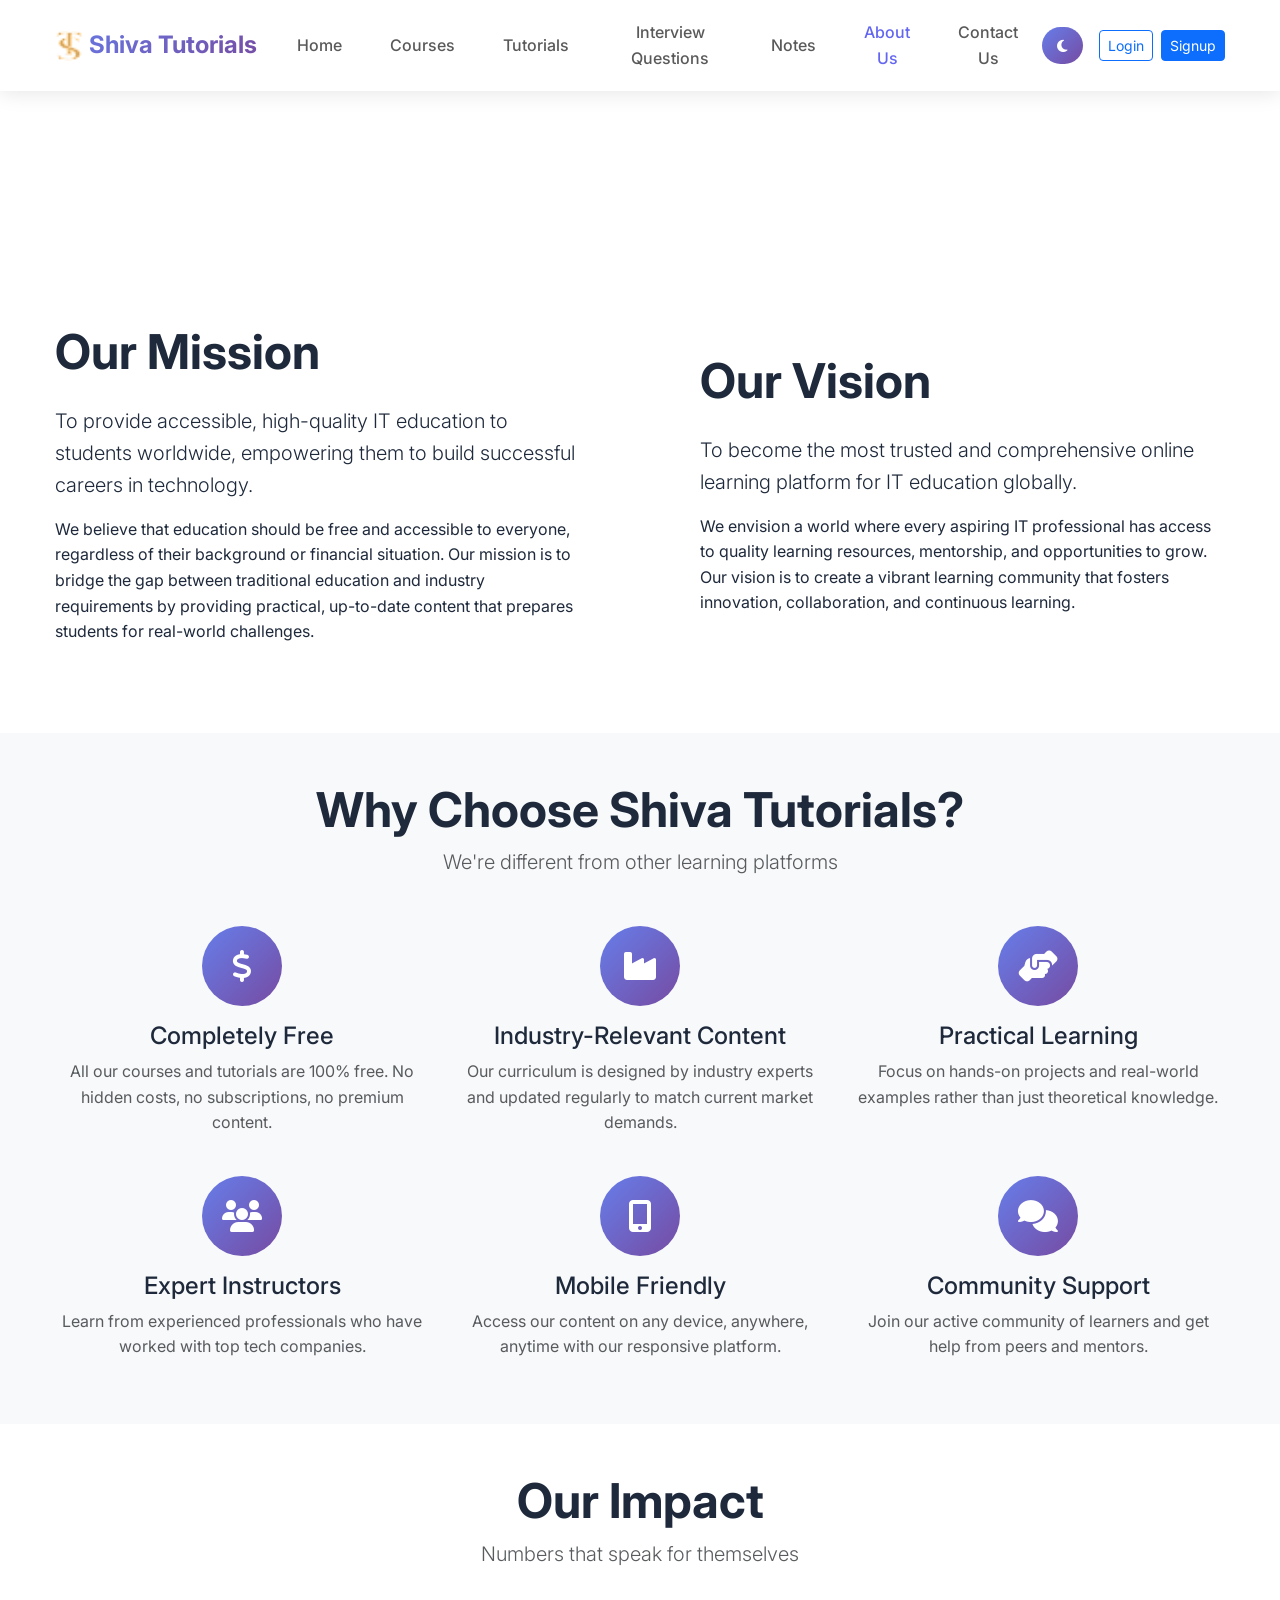
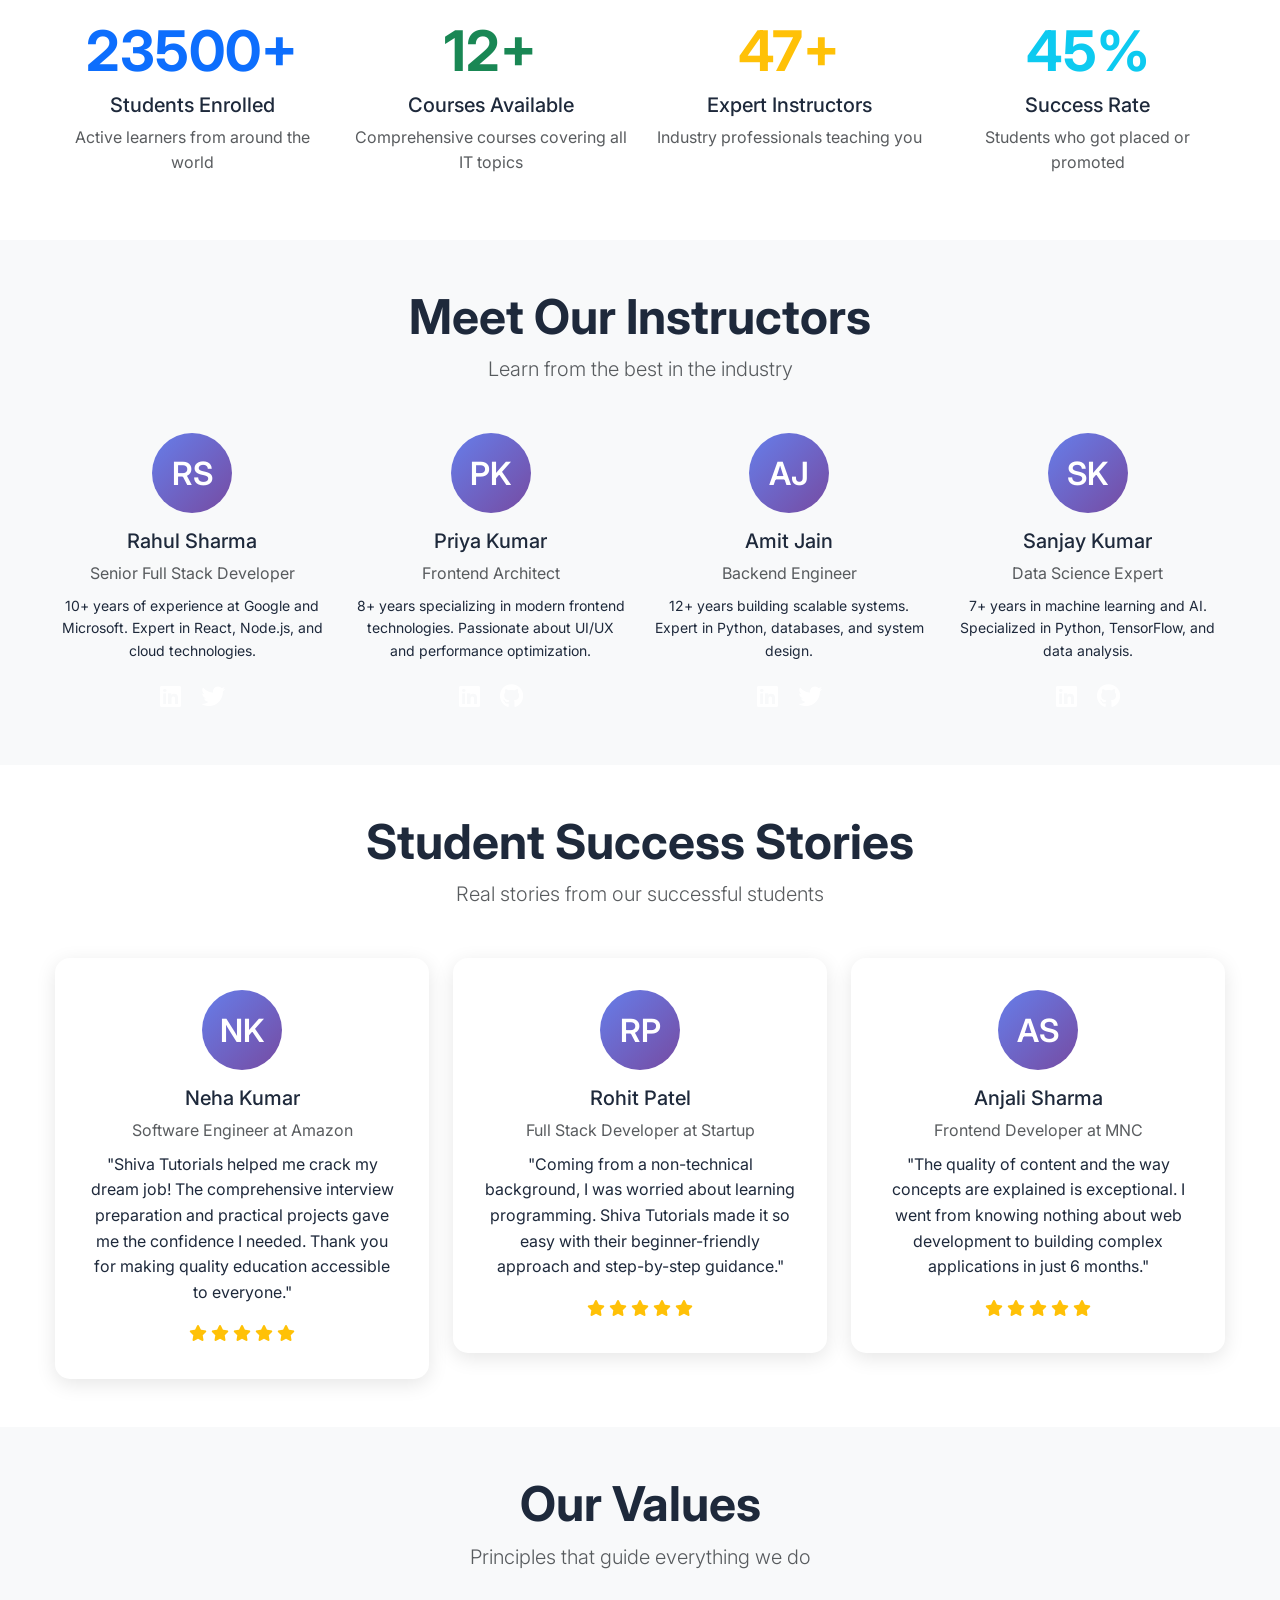
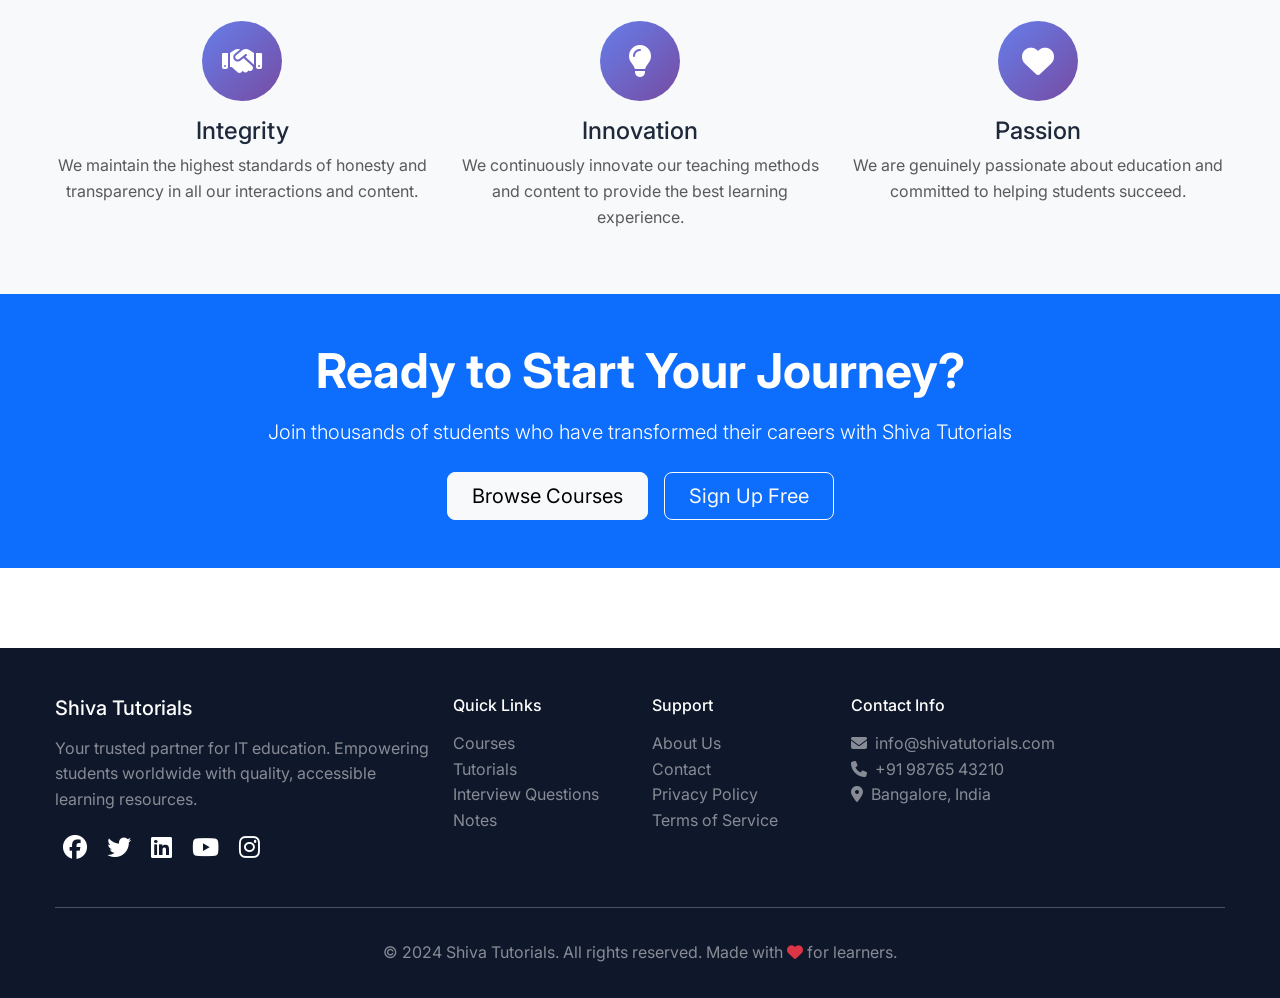
<file: about.html>
<!doctype html>
<html lang="en">
  <head>
    <meta charset="UTF-8" />
    <meta name="viewport" content="width=device-width, initial-scale=1.0" />
    <title>About Us - Shiva Tutorials</title>
    <meta
      name="description"
      content="Learn about Shiva Tutorials - our mission, vision, team, and commitment to providing quality IT education to students worldwide."
    />
    <meta
      name="keywords"
      content="about Shiva Tutorials, IT education, programming tutorials, mission, vision, team, instructors"
    />
    <link rel="icon" type="image/x-icon" href="images/logo.ico" />

    <!-- Bootstrap 5 CSS -->
    <link
      href="https://cdn.jsdelivr.net/npm/bootstrap@5.3.0/dist/css/bootstrap.min.css"
      rel="stylesheet"
    />
    <!-- Font Awesome -->
    <link
      rel="stylesheet"
      href="https://cdnjs.cloudflare.com/ajax/libs/font-awesome/6.4.0/css/all.min.css"
    />
    <!-- Custom CSS -->
    <link rel="stylesheet" href="css/style.css" />
  </head>
  <body>
    <!-- Navigation -->
    <nav class="navbar navbar-expand-lg navbar-light fixed-top">
      <div class="container">
        <a class="navbar-brand flex gap-1" href="index.html">
          <img src="./images/logo.ico" class="" width="30" /> Shiva Tutorials
        </a>
        <button
          class="navbar-toggler"
          type="button"
          data-bs-toggle="collapse"
          data-bs-target="#navbarNav"
        >
          <span class="navbar-toggler-icon"></span>
        </button>
        <div class="collapse navbar-collapse" id="navbarNav">
          <ul class="navbar-nav mx-auto">
            <li class="nav-item">
              <a class="nav-link" href="index.html">Home</a>
            </li>
            <li class="nav-item">
              <a class="nav-link" href="courses.html">Courses</a>
            </li>
            <li class="nav-item">
              <a class="nav-link" href="tutorials.html">Tutorials</a>
            </li>
            <li class="nav-item">
              <a class="nav-link" href="interview.html">Interview Questions</a>
            </li>
            <li class="nav-item">
              <a class="nav-link" href="notes.html">Notes</a>
            </li>
            <li class="nav-item">
              <a class="nav-link active" href="about.html">About Us</a>
            </li>
            <li class="nav-item">
              <a class="nav-link" href="contact.html">Contact Us</a>
            </li>
          </ul>
          <div class="d-flex align-items-center">
            <button
              class="btn btn-sm dark-mode-toggle me-3"
              id="darkModeToggle"
            >
              <i class="fas fa-moon"></i>
            </button>
            <a href="login.html" class="btn btn-outline-primary btn-sm me-2"
              >Login</a
            >
            <a href="login.html" class="btn btn-primary btn-sm">Signup</a>
          </div>
        </div>
      </div>
    </nav>

    <!-- Page Header -->
    <section class="py-5 mt-5 bg-gradient-primary text-white">
      <div class="container">
        <div class="text-center">
          <h1 class="display-4 fw-bold mb-3">About Shiva Tutorials</h1>
          <p class="lead">
            Empowering students with quality IT education since 2020
          </p>
        </div>
      </div>
    </section>

    <!-- Mission & Vision -->
    <section class="py-5">
      <div class="container">
        <div class="row align-items-center">
          <div class="col-lg-6 mb-4">
            <div class="pe-lg-5">
              <h2 class="display-5 fw-bold mb-4">Our Mission</h2>
              <p class="lead mb-3">
                To provide accessible, high-quality IT education to students
                worldwide, empowering them to build successful careers in
                technology.
              </p>
              <p>
                We believe that education should be free and accessible to
                everyone, regardless of their background or financial situation.
                Our mission is to bridge the gap between traditional education
                and industry requirements by providing practical, up-to-date
                content that prepares students for real-world challenges.
              </p>
            </div>
          </div>
          <div class="col-lg-6 mb-4">
            <div class="ps-lg-5">
              <h2 class="display-5 fw-bold mb-4">Our Vision</h2>
              <p class="lead mb-3">
                To become the most trusted and comprehensive online learning
                platform for IT education globally.
              </p>
              <p>
                We envision a world where every aspiring IT professional has
                access to quality learning resources, mentorship, and
                opportunities to grow. Our vision is to create a vibrant
                learning community that fosters innovation, collaboration, and
                continuous learning.
              </p>
            </div>
          </div>
        </div>
      </div>
    </section>

    <!-- Why Choose Us -->
    <section class="py-5 bg-light">
      <div class="container">
        <div class="text-center mb-5">
          <h2 class="display-5 fw-bold">Why Choose Shiva Tutorials?</h2>
          <p class="lead text-muted">
            We're different from other learning platforms
          </p>
        </div>

        <div class="row g-4">
          <div class="col-md-6 col-lg-4">
            <div class="text-center">
              <div class="feature-icon mb-3">
                <i class="fas fa-dollar-sign"></i>
              </div>
              <h4>Completely Free</h4>
              <p class="text-muted">
                All our courses and tutorials are 100% free. No hidden costs, no
                subscriptions, no premium content.
              </p>
            </div>
          </div>

          <div class="col-md-6 col-lg-4">
            <div class="text-center">
              <div class="feature-icon mb-3">
                <i class="fas fa-industry"></i>
              </div>
              <h4>Industry-Relevant Content</h4>
              <p class="text-muted">
                Our curriculum is designed by industry experts and updated
                regularly to match current market demands.
              </p>
            </div>
          </div>

          <div class="col-md-6 col-lg-4">
            <div class="text-center">
              <div class="feature-icon mb-3">
                <i class="fas fa-hands-helping"></i>
              </div>
              <h4>Practical Learning</h4>
              <p class="text-muted">
                Focus on hands-on projects and real-world examples rather than
                just theoretical knowledge.
              </p>
            </div>
          </div>

          <div class="col-md-6 col-lg-4">
            <div class="text-center">
              <div class="feature-icon mb-3">
                <i class="fas fa-users"></i>
              </div>
              <h4>Expert Instructors</h4>
              <p class="text-muted">
                Learn from experienced professionals who have worked with top
                tech companies.
              </p>
            </div>
          </div>

          <div class="col-md-6 col-lg-4">
            <div class="text-center">
              <div class="feature-icon mb-3">
                <i class="fas fa-mobile-alt"></i>
              </div>
              <h4>Mobile Friendly</h4>
              <p class="text-muted">
                Access our content on any device, anywhere, anytime with our
                responsive platform.
              </p>
            </div>
          </div>

          <div class="col-md-6 col-lg-4">
            <div class="text-center">
              <div class="feature-icon mb-3">
                <i class="fas fa-comments"></i>
              </div>
              <h4>Community Support</h4>
              <p class="text-muted">
                Join our active community of learners and get help from peers
                and mentors.
              </p>
            </div>
          </div>
        </div>
      </div>
    </section>

    <!-- Statistics -->
    <section class="py-5">
      <div class="container">
        <div class="text-center mb-5">
          <h2 class="display-5 fw-bold">Our Impact</h2>
          <p class="lead text-muted">Numbers that speak for themselves</p>
        </div>

        <div class="row g-4">
          <div class="col-md-3 col-6">
            <div class="text-center">
              <div class="display-4 fw-bold text-primary mb-2">
                <span class="counter" data-target="50000">0</span>+
              </div>
              <h5>Students Enrolled</h5>
              <p class="text-muted">Active learners from around the world</p>
            </div>
          </div>

          <div class="col-md-3 col-6">
            <div class="text-center">
              <div class="display-4 fw-bold text-success mb-2">
                <span class="counter" data-target="25">0</span>+
              </div>
              <h5>Courses Available</h5>
              <p class="text-muted">
                Comprehensive courses covering all IT topics
              </p>
            </div>
          </div>

          <div class="col-md-3 col-6">
            <div class="text-center">
              <div class="display-4 fw-bold text-warning mb-2">
                <span class="counter" data-target="100">0</span>+
              </div>
              <h5>Expert Instructors</h5>
              <p class="text-muted">Industry professionals teaching you</p>
            </div>
          </div>

          <div class="col-md-3 col-6">
            <div class="text-center">
              <div class="display-4 fw-bold text-info mb-2">
                <span class="counter" data-target="95">0</span>%
              </div>
              <h5>Success Rate</h5>
              <p class="text-muted">Students who got placed or promoted</p>
            </div>
          </div>
        </div>
      </div>
    </section>

    <!-- Instructors Section -->
    <section class="py-5 bg-light">
      <div class="container">
        <div class="text-center mb-5">
          <h2 class="display-5 fw-bold">Meet Our Instructors</h2>
          <p class="lead text-muted">Learn from the best in the industry</p>
        </div>

        <div class="row g-4">
          <div class="col-md-6 col-lg-3">
            <div class="text-center">
              <div class="testimonial-avatar mb-3">RS</div>
              <h5>Rahul Sharma</h5>
              <p class="text-muted mb-2">Senior Full Stack Developer</p>
              <p class="small">
                10+ years of experience at Google and Microsoft. Expert in
                React, Node.js, and cloud technologies.
              </p>
              <div class="social-icons">
                <a href="#"><i class="fab fa-linkedin"></i></a>
                <a href="#"><i class="fab fa-twitter"></i></a>
              </div>
            </div>
          </div>

          <div class="col-md-6 col-lg-3">
            <div class="text-center">
              <div class="testimonial-avatar mb-3">PK</div>
              <h5>Priya Kumar</h5>
              <p class="text-muted mb-2">Frontend Architect</p>
              <p class="small">
                8+ years specializing in modern frontend technologies.
                Passionate about UI/UX and performance optimization.
              </p>
              <div class="social-icons">
                <a href="#"><i class="fab fa-linkedin"></i></a>
                <a href="#"><i class="fab fa-github"></i></a>
              </div>
            </div>
          </div>

          <div class="col-md-6 col-lg-3">
            <div class="text-center">
              <div class="testimonial-avatar mb-3">AJ</div>
              <h5>Amit Jain</h5>
              <p class="text-muted mb-2">Backend Engineer</p>
              <p class="small">
                12+ years building scalable systems. Expert in Python,
                databases, and system design.
              </p>
              <div class="social-icons">
                <a href="#"><i class="fab fa-linkedin"></i></a>
                <a href="#"><i class="fab fa-twitter"></i></a>
              </div>
            </div>
          </div>

          <div class="col-md-6 col-lg-3">
            <div class="text-center">
              <div class="testimonial-avatar mb-3">SK</div>
              <h5>Sanjay Kumar</h5>
              <p class="text-muted mb-2">Data Science Expert</p>
              <p class="small">
                7+ years in machine learning and AI. Specialized in Python,
                TensorFlow, and data analysis.
              </p>
              <div class="social-icons">
                <a href="#"><i class="fab fa-linkedin"></i></a>
                <a href="#"><i class="fab fa-github"></i></a>
              </div>
            </div>
          </div>
        </div>
      </div>
    </section>

    <!-- Student Success Stories -->
    <section class="py-5">
      <div class="container">
        <div class="text-center mb-5">
          <h2 class="display-5 fw-bold">Student Success Stories</h2>
          <p class="lead text-muted">
            Real stories from our successful students
          </p>
        </div>

        <div class="row g-4">
          <div class="col-md-6 col-lg-4">
            <div class="testimonial-card">
              <div class="testimonial-avatar">NK</div>
              <h5>Neha Kumar</h5>
              <p class="text-muted mb-2">Software Engineer at Amazon</p>
              <p>
                "Shiva Tutorials helped me crack my dream job! The comprehensive
                interview preparation and practical projects gave me the
                confidence I needed. Thank you for making quality education
                accessible to everyone."
              </p>
              <div class="text-warning">
                <i class="fas fa-star"></i>
                <i class="fas fa-star"></i>
                <i class="fas fa-star"></i>
                <i class="fas fa-star"></i>
                <i class="fas fa-star"></i>
              </div>
            </div>
          </div>

          <div class="col-md-6 col-lg-4">
            <div class="testimonial-card">
              <div class="testimonial-avatar">RP</div>
              <h5>Rohit Patel</h5>
              <p class="text-muted mb-2">Full Stack Developer at Startup</p>
              <p>
                "Coming from a non-technical background, I was worried about
                learning programming. Shiva Tutorials made it so easy with their
                beginner-friendly approach and step-by-step guidance."
              </p>
              <div class="text-warning">
                <i class="fas fa-star"></i>
                <i class="fas fa-star"></i>
                <i class="fas fa-star"></i>
                <i class="fas fa-star"></i>
                <i class="fas fa-star"></i>
              </div>
            </div>
          </div>

          <div class="col-md-6 col-lg-4">
            <div class="testimonial-card">
              <div class="testimonial-avatar">AS</div>
              <h5>Anjali Sharma</h5>
              <p class="text-muted mb-2">Frontend Developer at MNC</p>
              <p>
                "The quality of content and the way concepts are explained is
                exceptional. I went from knowing nothing about web development
                to building complex applications in just 6 months."
              </p>
              <div class="text-warning">
                <i class="fas fa-star"></i>
                <i class="fas fa-star"></i>
                <i class="fas fa-star"></i>
                <i class="fas fa-star"></i>
                <i class="fas fa-star"></i>
              </div>
            </div>
          </div>
        </div>
      </div>
    </section>

    <!-- Our Values -->
    <section class="py-5 bg-light">
      <div class="container">
        <div class="text-center mb-5">
          <h2 class="display-5 fw-bold">Our Values</h2>
          <p class="lead text-muted">Principles that guide everything we do</p>
        </div>

        <div class="row g-4">
          <div class="col-md-4">
            <div class="text-center">
              <div class="feature-icon mb-3">
                <i class="fas fa-handshake"></i>
              </div>
              <h4>Integrity</h4>
              <p class="text-muted">
                We maintain the highest standards of honesty and transparency in
                all our interactions and content.
              </p>
            </div>
          </div>

          <div class="col-md-4">
            <div class="text-center">
              <div class="feature-icon mb-3">
                <i class="fas fa-lightbulb"></i>
              </div>
              <h4>Innovation</h4>
              <p class="text-muted">
                We continuously innovate our teaching methods and content to
                provide the best learning experience.
              </p>
            </div>
          </div>

          <div class="col-md-4">
            <div class="text-center">
              <div class="feature-icon mb-3">
                <i class="fas fa-heart"></i>
              </div>
              <h4>Passion</h4>
              <p class="text-muted">
                We are genuinely passionate about education and committed to
                helping students succeed.
              </p>
            </div>
          </div>
        </div>
      </div>
    </section>

    <!-- CTA Section -->
    <section class="py-5 bg-primary text-white">
      <div class="container text-center">
        <h2 class="display-5 fw-bold mb-3">Ready to Start Your Journey?</h2>
        <p class="lead mb-4">
          Join thousands of students who have transformed their careers with
          Shiva Tutorials
        </p>
        <div class="d-flex justify-content-center gap-3">
          <a href="courses.html" class="btn btn-light btn-lg px-4"
            >Browse Courses</a
          >
          <a href="login.html" class="btn btn-outline-light btn-lg px-4"
            >Sign Up Free</a
          >
        </div>
      </div>
    </section>

    <!-- Footer -->
    <footer>
      <div class="container">
        <div class="row">
          <div class="col-lg-4 mb-4">
            <h5 class="text-white mb-3">Shiva Tutorials</h5>
            <p class="text-white-50">
              Your trusted partner for IT education. Empowering students
              worldwide with quality, accessible learning resources.
            </p>
            <div class="social-icons">
              <a href="#"><i class="fab fa-facebook"></i></a>
              <a href="#"><i class="fab fa-twitter"></i></a>
              <a href="#"><i class="fab fa-linkedin"></i></a>
              <a href="#"><i class="fab fa-youtube"></i></a>
              <a href="#"><i class="fab fa-instagram"></i></a>
            </div>
          </div>
          <div class="col-lg-2 col-md-6 mb-4">
            <h6 class="text-white mb-3">Quick Links</h6>
            <ul class="list-unstyled">
              <li>
                <a
                  href="courses.html"
                  class="text-white-50 text-decoration-none"
                  >Courses</a
                >
              </li>
              <li>
                <a
                  href="tutorials.html"
                  class="text-white-50 text-decoration-none"
                  >Tutorials</a
                >
              </li>
              <li>
                <a
                  href="interview.html"
                  class="text-white-50 text-decoration-none"
                  >Interview Questions</a
                >
              </li>
              <li>
                <a href="notes.html" class="text-white-50 text-decoration-none"
                  >Notes</a
                >
              </li>
            </ul>
          </div>
          <div class="col-lg-2 col-md-6 mb-4">
            <h6 class="text-white mb-3">Support</h6>
            <ul class="list-unstyled">
              <li>
                <a href="about.html" class="text-white-50 text-decoration-none"
                  >About Us</a
                >
              </li>
              <li>
                <a
                  href="contact.html"
                  class="text-white-50 text-decoration-none"
                  >Contact</a
                >
              </li>
              <li>
                <a href="#" class="text-white-50 text-decoration-none"
                  >Privacy Policy</a
                >
              </li>
              <li>
                <a href="#" class="text-white-50 text-decoration-none"
                  >Terms of Service</a
                >
              </li>
            </ul>
          </div>
          <div class="col-lg-4 mb-4">
            <h6 class="text-white mb-3">Contact Info</h6>
            <p class="text-white-50">
              <i class="fas fa-envelope me-2"></i>info@shivatutorials.com<br />
              <i class="fas fa-phone me-2"></i>+91 98765 43210<br />
              <i class="fas fa-map-marker-alt me-2"></i>Bangalore, India
            </p>
          </div>
        </div>
        <hr class="bg-white-50" />
        <div class="text-center py-3">
          <p class="text-white-50 mb-0">
            &copy; 2024 Shiva Tutorials. All rights reserved. Made with
            <i class="fas fa-heart text-danger"></i> for learners.
          </p>
        </div>
      </div>
    </footer>

    <!-- Back to Top Button -->
    <div class="back-to-top" id="backToTop">
      <i class="fas fa-arrow-up"></i>
    </div>

    <!-- Alert Container -->
    <div
      id="alertContainer"
      class="position-fixed top-0 end-0 p-3"
      style="z-index: 1050"
    ></div>

    <!-- Bootstrap 5 JS -->
    <script src="https://cdn.jsdelivr.net/npm/bootstrap@5.3.0/dist/js/bootstrap.bundle.min.js"></script>
    <!-- Custom JS -->
    <script src="js/main.js"></script>

    <script>
      // Counter animation
      function animateCounters() {
        const counters = document.querySelectorAll(".counter");

        counters.forEach((counter) => {
          const target = parseInt(counter.getAttribute("data-target"));
          const increment = target / 100;
          let current = 0;

          const updateCounter = () => {
            current += increment;
            if (current < target) {
              counter.textContent = Math.ceil(current);
              requestAnimationFrame(updateCounter);
            } else {
              counter.textContent = target;
            }
          };

          updateCounter();
        });
      }

      // Trigger counter animation when section is in view
      const observerOptions = {
        threshold: 0.5,
      };

      const observer = new IntersectionObserver((entries) => {
        entries.forEach((entry) => {
          if (entry.isIntersecting) {
            animateCounters();
            observer.unobserve(entry.target);
          }
        });
      }, observerOptions);

      const statsSection = document
        .querySelector(".counter")
        .closest("section");
      if (statsSection) {
        observer.observe(statsSection);
      }
    </script>
  </body>
</html>
</file>
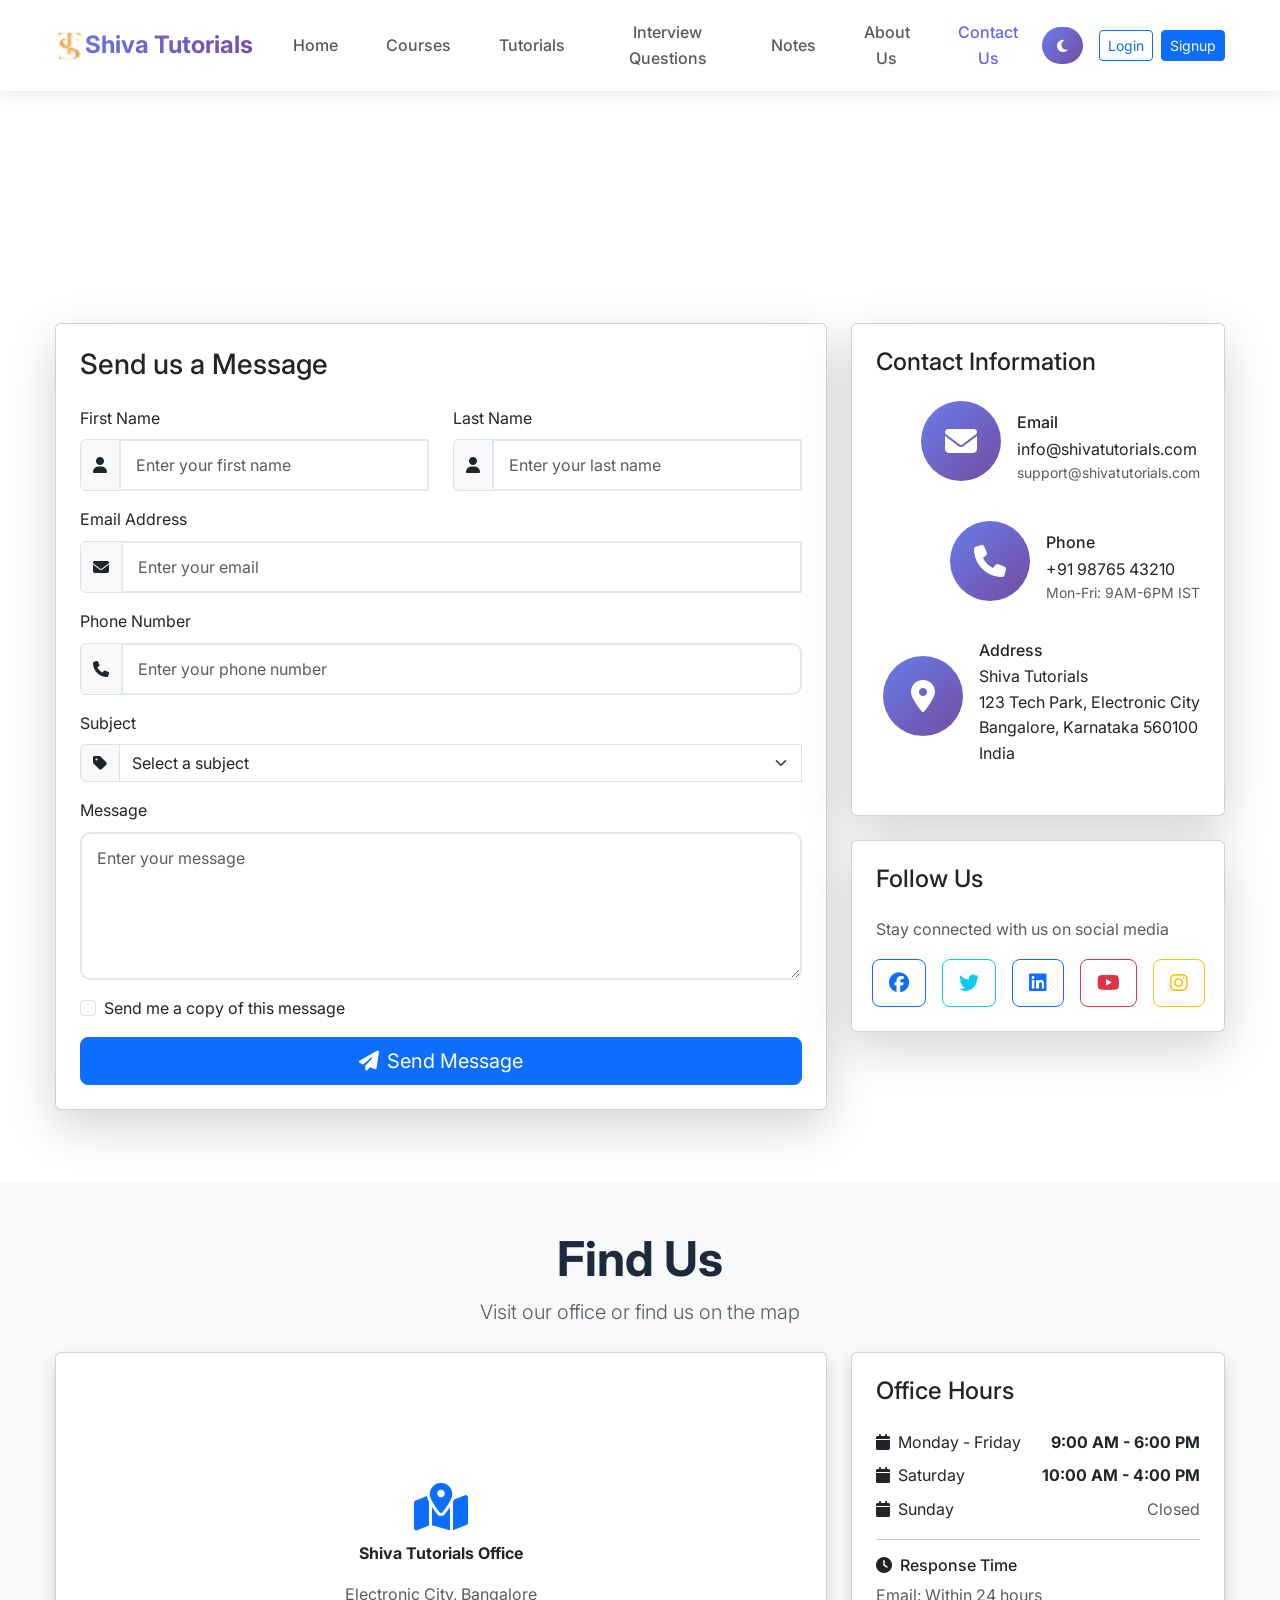
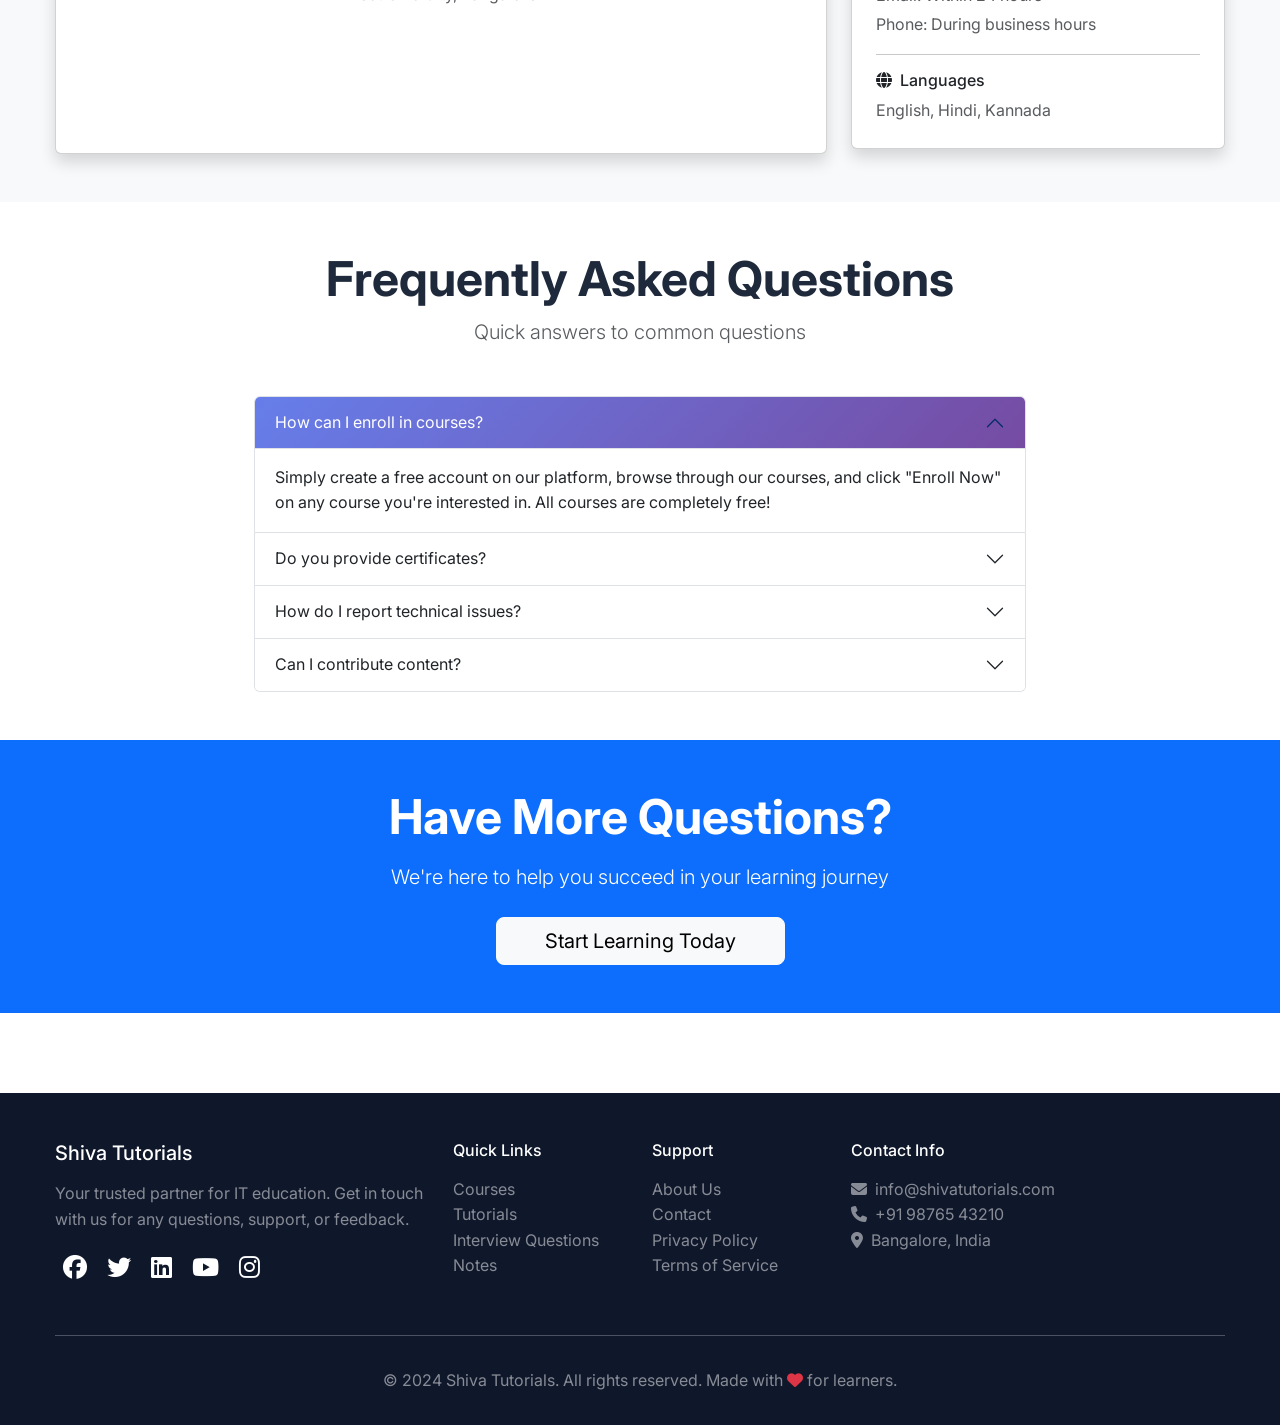
<file: contact.html>
<!doctype html>
<html lang="en">
  <head>
    <meta charset="UTF-8" />
    <meta name="viewport" content="width=device-width, initial-scale=1.0" />
    <title>Contact Us - Shiva Tutorials</title>
    <meta
      name="description"
      content="Contact Shiva Tutorials - Get in touch with our team for support, feedback, or partnerships. Email, phone, and address information available."
    />
    <meta
      name="keywords"
      content="contact Shiva Tutorials, support, feedback, email, phone, address, customer service"
    />
    <link rel="icon" type="image/x-icon" href="images/logo.ico" />

    <!-- Bootstrap 5 CSS -->
    <link
      href="https://cdn.jsdelivr.net/npm/bootstrap@5.3.0/dist/css/bootstrap.min.css"
      rel="stylesheet"
    />
    <!-- Font Awesome -->
    <link
      rel="stylesheet"
      href="https://cdnjs.cloudflare.com/ajax/libs/font-awesome/6.4.0/css/all.min.css"
    />
    <!-- Custom CSS -->
    <link rel="stylesheet" href="css/style.css" />
  </head>
  <body>
    <!-- Navigation -->
    <nav class="navbar navbar-expand-lg navbar-light fixed-top">
      <div class="container">
        <a class="navbar-brand" href="index.html">
          <img src="./images/logo.ico" class="" width="30" />Shiva Tutorials
        </a>
        <button
          class="navbar-toggler"
          type="button"
          data-bs-toggle="collapse"
          data-bs-target="#navbarNav"
        >
          <span class="navbar-toggler-icon"></span>
        </button>
        <div class="collapse navbar-collapse" id="navbarNav">
          <ul class="navbar-nav mx-auto">
            <li class="nav-item">
              <a class="nav-link" href="index.html">Home</a>
            </li>
            <li class="nav-item">
              <a class="nav-link" href="courses.html">Courses</a>
            </li>
            <li class="nav-item">
              <a class="nav-link" href="tutorials.html">Tutorials</a>
            </li>
            <li class="nav-item">
              <a class="nav-link" href="interview.html">Interview Questions</a>
            </li>
            <li class="nav-item">
              <a class="nav-link" href="notes.html">Notes</a>
            </li>
            <li class="nav-item">
              <a class="nav-link" href="about.html">About Us</a>
            </li>
            <li class="nav-item">
              <a class="nav-link active" href="contact.html">Contact Us</a>
            </li>
          </ul>
          <div class="d-flex align-items-center">
            <button
              class="btn btn-sm dark-mode-toggle me-3"
              id="darkModeToggle"
            >
              <i class="fas fa-moon"></i>
            </button>
            <a href="login.html" class="btn btn-outline-primary btn-sm me-2"
              >Login</a
            >
            <a href="login.html" class="btn btn-primary btn-sm">Signup</a>
          </div>
        </div>
      </div>
    </nav>

    <!-- Page Header -->
    <section class="py-5 mt-5 bg-gradient-primary text-white">
      <div class="container">
        <div class="text-center">
          <h1 class="display-4 fw-bold mb-3">Contact Us</h1>
          <p class="lead">
            Get in touch with our team for support, feedback, or partnerships
          </p>
        </div>
      </div>
    </section>

    <!-- Contact Form & Info -->
    <section class="py-5">
      <div class="container">
        <div class="row">
          <!-- Contact Form -->
          <div class="col-lg-8 mb-4">
            <div class="card shadow-lg">
              <div class="card-body p-4">
                <h3 class="mb-4">Send us a Message</h3>
                <form id="contactForm" class="needs-validation" novalidate>
                  <div class="row">
                    <div class="col-md-6 mb-3">
                      <label for="firstName" class="form-label"
                        >First Name</label
                      >
                      <div class="input-group">
                        <span class="input-group-text"
                          ><i class="fas fa-user"></i
                        ></span>
                        <input
                          type="text"
                          class="form-control"
                          id="firstName"
                          placeholder="Enter your first name"
                          required
                        />
                        <div class="invalid-feedback">
                          Please enter your first name.
                        </div>
                      </div>
                    </div>

                    <div class="col-md-6 mb-3">
                      <label for="lastName" class="form-label">Last Name</label>
                      <div class="input-group">
                        <span class="input-group-text"
                          ><i class="fas fa-user"></i
                        ></span>
                        <input
                          type="text"
                          class="form-control"
                          id="lastName"
                          placeholder="Enter your last name"
                          required
                        />
                        <div class="invalid-feedback">
                          Please enter your last name.
                        </div>
                      </div>
                    </div>
                  </div>

                  <div class="mb-3">
                    <label for="email" class="form-label">Email Address</label>
                    <div class="input-group">
                      <span class="input-group-text"
                        ><i class="fas fa-envelope"></i
                      ></span>
                      <input
                        type="email"
                        class="form-control"
                        id="email"
                        placeholder="Enter your email"
                        required
                      />
                      <div class="invalid-feedback">
                        Please enter a valid email address.
                      </div>
                    </div>
                  </div>

                  <div class="mb-3">
                    <label for="phone" class="form-label">Phone Number</label>
                    <div class="input-group">
                      <span class="input-group-text"
                        ><i class="fas fa-phone"></i
                      ></span>
                      <input
                        type="tel"
                        class="form-control"
                        id="phone"
                        placeholder="Enter your phone number"
                      />
                    </div>
                  </div>

                  <div class="mb-3">
                    <label for="subject" class="form-label">Subject</label>
                    <div class="input-group">
                      <span class="input-group-text"
                        ><i class="fas fa-tag"></i
                      ></span>
                      <select class="form-select" id="subject" required>
                        <option value="">Select a subject</option>
                        <option value="general">General Inquiry</option>
                        <option value="support">Technical Support</option>
                        <option value="feedback">Feedback</option>
                        <option value="partnership">Partnership</option>
                        <option value="course">Course Related</option>
                        <option value="other">Other</option>
                      </select>
                      <div class="invalid-feedback">
                        Please select a subject.
                      </div>
                    </div>
                  </div>

                  <div class="mb-3">
                    <label for="message" class="form-label">Message</label>
                    <textarea
                      class="form-control"
                      id="message"
                      rows="5"
                      placeholder="Enter your message"
                      required
                    ></textarea>
                    <div class="invalid-feedback">
                      Please enter your message.
                    </div>
                  </div>

                  <div class="mb-3 form-check">
                    <input
                      type="checkbox"
                      class="form-check-input"
                      id="copyMe"
                    />
                    <label class="form-check-label" for="copyMe">
                      Send me a copy of this message
                    </label>
                  </div>

                  <div class="d-grid">
                    <button type="submit" class="btn btn-primary btn-lg">
                      <i class="fas fa-paper-plane me-2"></i>Send Message
                    </button>
                  </div>
                </form>
              </div>
            </div>
          </div>

          <!-- Contact Information -->
          <div class="col-lg-4 mb-4">
            <div class="card shadow-lg mb-4">
              <div class="card-body p-4">
                <h4 class="mb-4">Contact Information</h4>

                <div class="mb-4">
                  <div class="d-flex align-items-center mb-3">
                    <div class="feature-icon me-3">
                      <i class="fas fa-envelope"></i>
                    </div>
                    <div>
                      <h6 class="mb-1">Email</h6>
                      <p class="mb-0">info@shivatutorials.com</p>
                      <p class="mb-0 text-muted small">
                        support@shivatutorials.com
                      </p>
                    </div>
                  </div>
                </div>

                <div class="mb-4">
                  <div class="d-flex align-items-center mb-3">
                    <div class="feature-icon me-3">
                      <i class="fas fa-phone"></i>
                    </div>
                    <div>
                      <h6 class="mb-1">Phone</h6>
                      <p class="mb-0">+91 98765 43210</p>
                      <p class="mb-0 text-muted small">Mon-Fri: 9AM-6PM IST</p>
                    </div>
                  </div>
                </div>

                <div class="mb-4">
                  <div class="d-flex align-items-center mb-3">
                    <div class="feature-icon me-3">
                      <i class="fas fa-map-marker-alt"></i>
                    </div>
                    <div>
                      <h6 class="mb-1">Address</h6>
                      <p class="mb-0">Shiva Tutorials</p>
                      <p class="mb-0">123 Tech Park, Electronic City</p>
                      <p class="mb-0">Bangalore, Karnataka 560100</p>
                      <p class="mb-0">India</p>
                    </div>
                  </div>
                </div>
              </div>
            </div>

            <!-- Social Media -->
            <div class="card shadow-lg">
              <div class="card-body p-4">
                <h4 class="mb-4">Follow Us</h4>
                <p class="text-muted mb-3">
                  Stay connected with us on social media
                </p>
                <div class="d-flex justify-content-center gap-3">
                  <a href="#" class="btn btn-outline-primary btn-lg">
                    <i class="fab fa-facebook"></i>
                  </a>
                  <a href="#" class="btn btn-outline-info btn-lg">
                    <i class="fab fa-twitter"></i>
                  </a>
                  <a href="#" class="btn btn-outline-primary btn-lg">
                    <i class="fab fa-linkedin"></i>
                  </a>
                  <a href="#" class="btn btn-outline-danger btn-lg">
                    <i class="fab fa-youtube"></i>
                  </a>
                  <a href="#" class="btn btn-outline-warning btn-lg">
                    <i class="fab fa-instagram"></i>
                  </a>
                </div>
              </div>
            </div>
          </div>
        </div>
      </div>
    </section>

    <!-- Map Section -->
    <section class="py-5 bg-light">
      <div class="container">
        <div class="text-center mb-4">
          <h2 class="display-5 fw-bold">Find Us</h2>
          <p class="lead text-muted">Visit our office or find us on the map</p>
        </div>

        <div class="row">
          <div class="col-lg-8">
            <div class="card shadow">
              <div class="card-body p-0">
                <!-- Google Map Placeholder -->
                <div
                  class="map-container"
                  style="
                    height: 400px;
                    background: url(&quot;https://via.placeholder.com/800x400/e9ecef/6c757d?text=Map+Location&quot;)
                      center/cover;
                    position: relative;
                  "
                >
                  <div
                    class="position-absolute top-50 start-50 translate-middle text-center"
                  >
                    <i class="fas fa-map-marked-alt fa-3x text-primary"></i>
                    <p class="mt-2 fw-bold">Shiva Tutorials Office</p>
                    <p class="text-muted">Electronic City, Bangalore</p>
                  </div>
                </div>
              </div>
            </div>
          </div>

          <div class="col-lg-4">
            <div class="card shadow">
              <div class="card-body p-4">
                <h4 class="mb-4">Office Hours</h4>

                <div class="mb-3">
                  <div
                    class="d-flex justify-content-between align-items-center mb-2"
                  >
                    <span
                      ><i class="fas fa-calendar me-2"></i>Monday - Friday</span
                    >
                    <span class="fw-bold">9:00 AM - 6:00 PM</span>
                  </div>
                  <div
                    class="d-flex justify-content-between align-items-center mb-2"
                  >
                    <span><i class="fas fa-calendar me-2"></i>Saturday</span>
                    <span class="fw-bold">10:00 AM - 4:00 PM</span>
                  </div>
                  <div
                    class="d-flex justify-content-between align-items-center"
                  >
                    <span><i class="fas fa-calendar me-2"></i>Sunday</span>
                    <span class="text-muted">Closed</span>
                  </div>
                </div>

                <hr />

                <div class="mb-3">
                  <h6><i class="fas fa-clock me-2"></i>Response Time</h6>
                  <p class="mb-1 text-muted">Email: Within 24 hours</p>
                  <p class="mb-0 text-muted">Phone: During business hours</p>
                </div>

                <hr />

                <div>
                  <h6><i class="fas fa-globe me-2"></i>Languages</h6>
                  <p class="mb-0 text-muted">English, Hindi, Kannada</p>
                </div>
              </div>
            </div>
          </div>
        </div>
      </div>
    </section>

    <!-- FAQ Section -->
    <section class="py-5">
      <div class="container">
        <div class="text-center mb-5">
          <h2 class="display-5 fw-bold">Frequently Asked Questions</h2>
          <p class="lead text-muted">Quick answers to common questions</p>
        </div>

        <div class="row justify-content-center">
          <div class="col-lg-8">
            <div class="accordion" id="contactFAQ">
              <div class="accordion-item">
                <h2 class="accordion-header">
                  <button
                    class="accordion-button"
                    type="button"
                    data-bs-toggle="collapse"
                    data-bs-target="#faq1"
                  >
                    How can I enroll in courses?
                  </button>
                </h2>
                <div
                  id="faq1"
                  class="accordion-collapse collapse show"
                  data-bs-parent="#contactFAQ"
                >
                  <div class="accordion-body">
                    Simply create a free account on our platform, browse through
                    our courses, and click "Enroll Now" on any course you're
                    interested in. All courses are completely free!
                  </div>
                </div>
              </div>

              <div class="accordion-item">
                <h2 class="accordion-header">
                  <button
                    class="accordion-button collapsed"
                    type="button"
                    data-bs-toggle="collapse"
                    data-bs-target="#faq2"
                  >
                    Do you provide certificates?
                  </button>
                </h2>
                <div
                  id="faq2"
                  class="accordion-collapse collapse"
                  data-bs-parent="#contactFAQ"
                >
                  <div class="accordion-body">
                    Yes! We provide free certificates upon completion of each
                    course. You can download and share these certificates on
                    your resume and LinkedIn profile.
                  </div>
                </div>
              </div>

              <div class="accordion-item">
                <h2 class="accordion-header">
                  <button
                    class="accordion-button collapsed"
                    type="button"
                    data-bs-toggle="collapse"
                    data-bs-target="#faq3"
                  >
                    How do I report technical issues?
                  </button>
                </h2>
                <div
                  id="faq3"
                  class="accordion-collapse collapse"
                  data-bs-parent="#contactFAQ"
                >
                  <div class="accordion-body">
                    You can report technical issues by emailing
                    support@shivatutorials.com or using the contact form above.
                    Please include details about the issue and your
                    device/browser information.
                  </div>
                </div>
              </div>

              <div class="accordion-item">
                <h2 class="accordion-header">
                  <button
                    class="accordion-button collapsed"
                    type="button"
                    data-bs-toggle="collapse"
                    data-bs-target="#faq4"
                  >
                    Can I contribute content?
                  </button>
                </h2>
                <div
                  id="faq4"
                  class="accordion-collapse collapse"
                  data-bs-parent="#contactFAQ"
                >
                  <div class="accordion-body">
                    We welcome contributions from experienced professionals!
                    Please reach out to us with your expertise area and sample
                    content. Our team will review and get back to you.
                  </div>
                </div>
              </div>
            </div>
          </div>
        </div>
      </div>
    </section>

    <!-- CTA Section -->
    <section class="py-5 bg-primary text-white">
      <div class="container text-center">
        <h2 class="display-5 fw-bold mb-3">Have More Questions?</h2>
        <p class="lead mb-4">
          We're here to help you succeed in your learning journey
        </p>
        <a href="courses.html" class="btn btn-light btn-lg px-5"
          >Start Learning Today</a
        >
      </div>
    </section>

    <!-- Footer -->
    <footer>
      <div class="container">
        <div class="row">
          <div class="col-lg-4 mb-4">
            <h5 class="text-white mb-3">Shiva Tutorials</h5>
            <p class="text-white-50">
              Your trusted partner for IT education. Get in touch with us for
              any questions, support, or feedback.
            </p>
            <div class="social-icons">
              <a href="#"><i class="fab fa-facebook"></i></a>
              <a href="#"><i class="fab fa-twitter"></i></a>
              <a href="#"><i class="fab fa-linkedin"></i></a>
              <a href="#"><i class="fab fa-youtube"></i></a>
              <a href="#"><i class="fab fa-instagram"></i></a>
            </div>
          </div>
          <div class="col-lg-2 col-md-6 mb-4">
            <h6 class="text-white mb-3">Quick Links</h6>
            <ul class="list-unstyled">
              <li>
                <a
                  href="courses.html"
                  class="text-white-50 text-decoration-none"
                  >Courses</a
                >
              </li>
              <li>
                <a
                  href="tutorials.html"
                  class="text-white-50 text-decoration-none"
                  >Tutorials</a
                >
              </li>
              <li>
                <a
                  href="interview.html"
                  class="text-white-50 text-decoration-none"
                  >Interview Questions</a
                >
              </li>
              <li>
                <a href="notes.html" class="text-white-50 text-decoration-none"
                  >Notes</a
                >
              </li>
            </ul>
          </div>
          <div class="col-lg-2 col-md-6 mb-4">
            <h6 class="text-white mb-3">Support</h6>
            <ul class="list-unstyled">
              <li>
                <a href="about.html" class="text-white-50 text-decoration-none"
                  >About Us</a
                >
              </li>
              <li>
                <a
                  href="contact.html"
                  class="text-white-50 text-decoration-none"
                  >Contact</a
                >
              </li>
              <li>
                <a href="#" class="text-white-50 text-decoration-none"
                  >Privacy Policy</a
                >
              </li>
              <li>
                <a href="#" class="text-white-50 text-decoration-none"
                  >Terms of Service</a
                >
              </li>
            </ul>
          </div>
          <div class="col-lg-4 mb-4">
            <h6 class="text-white mb-3">Contact Info</h6>
            <p class="text-white-50">
              <i class="fas fa-envelope me-2"></i>info@shivatutorials.com<br />
              <i class="fas fa-phone me-2"></i>+91 98765 43210<br />
              <i class="fas fa-map-marker-alt me-2"></i>Bangalore, India
            </p>
          </div>
        </div>
        <hr class="bg-white-50" />
        <div class="text-center py-3">
          <p class="text-white-50 mb-0">
            &copy; 2024 Shiva Tutorials. All rights reserved. Made with
            <i class="fas fa-heart text-danger"></i> for learners.
          </p>
        </div>
      </div>
    </footer>

    <!-- Back to Top Button -->
    <div class="back-to-top" id="backToTop">
      <i class="fas fa-arrow-up"></i>
    </div>

    <!-- Alert Container -->
    <div
      id="alertContainer"
      class="position-fixed top-0 end-0 p-3"
      style="z-index: 1050"
    ></div>

    <!-- Bootstrap 5 JS -->
    <script src="https://cdn.jsdelivr.net/npm/bootstrap@5.3.0/dist/js/bootstrap.bundle.min.js"></script>
    <!-- Custom JS -->
    <script src="js/main.js"></script>
  </body>
</html>
</file>
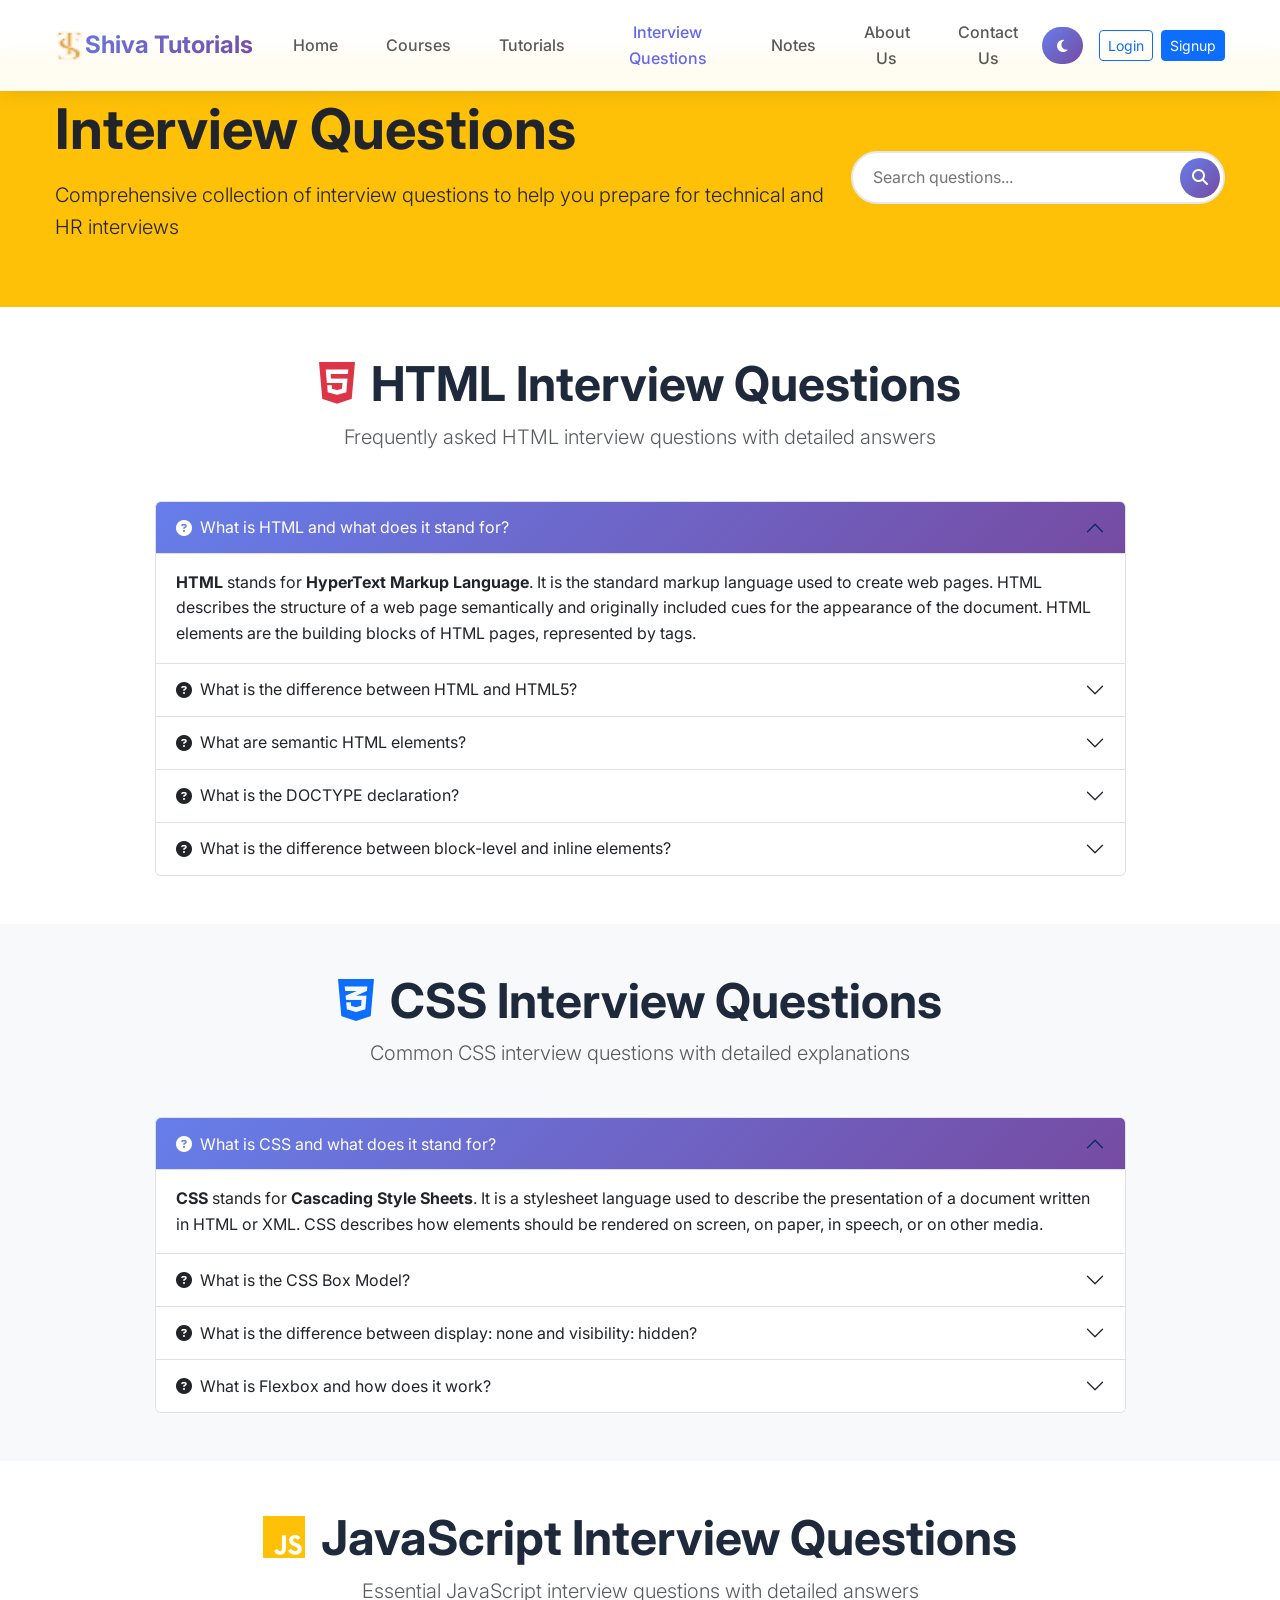
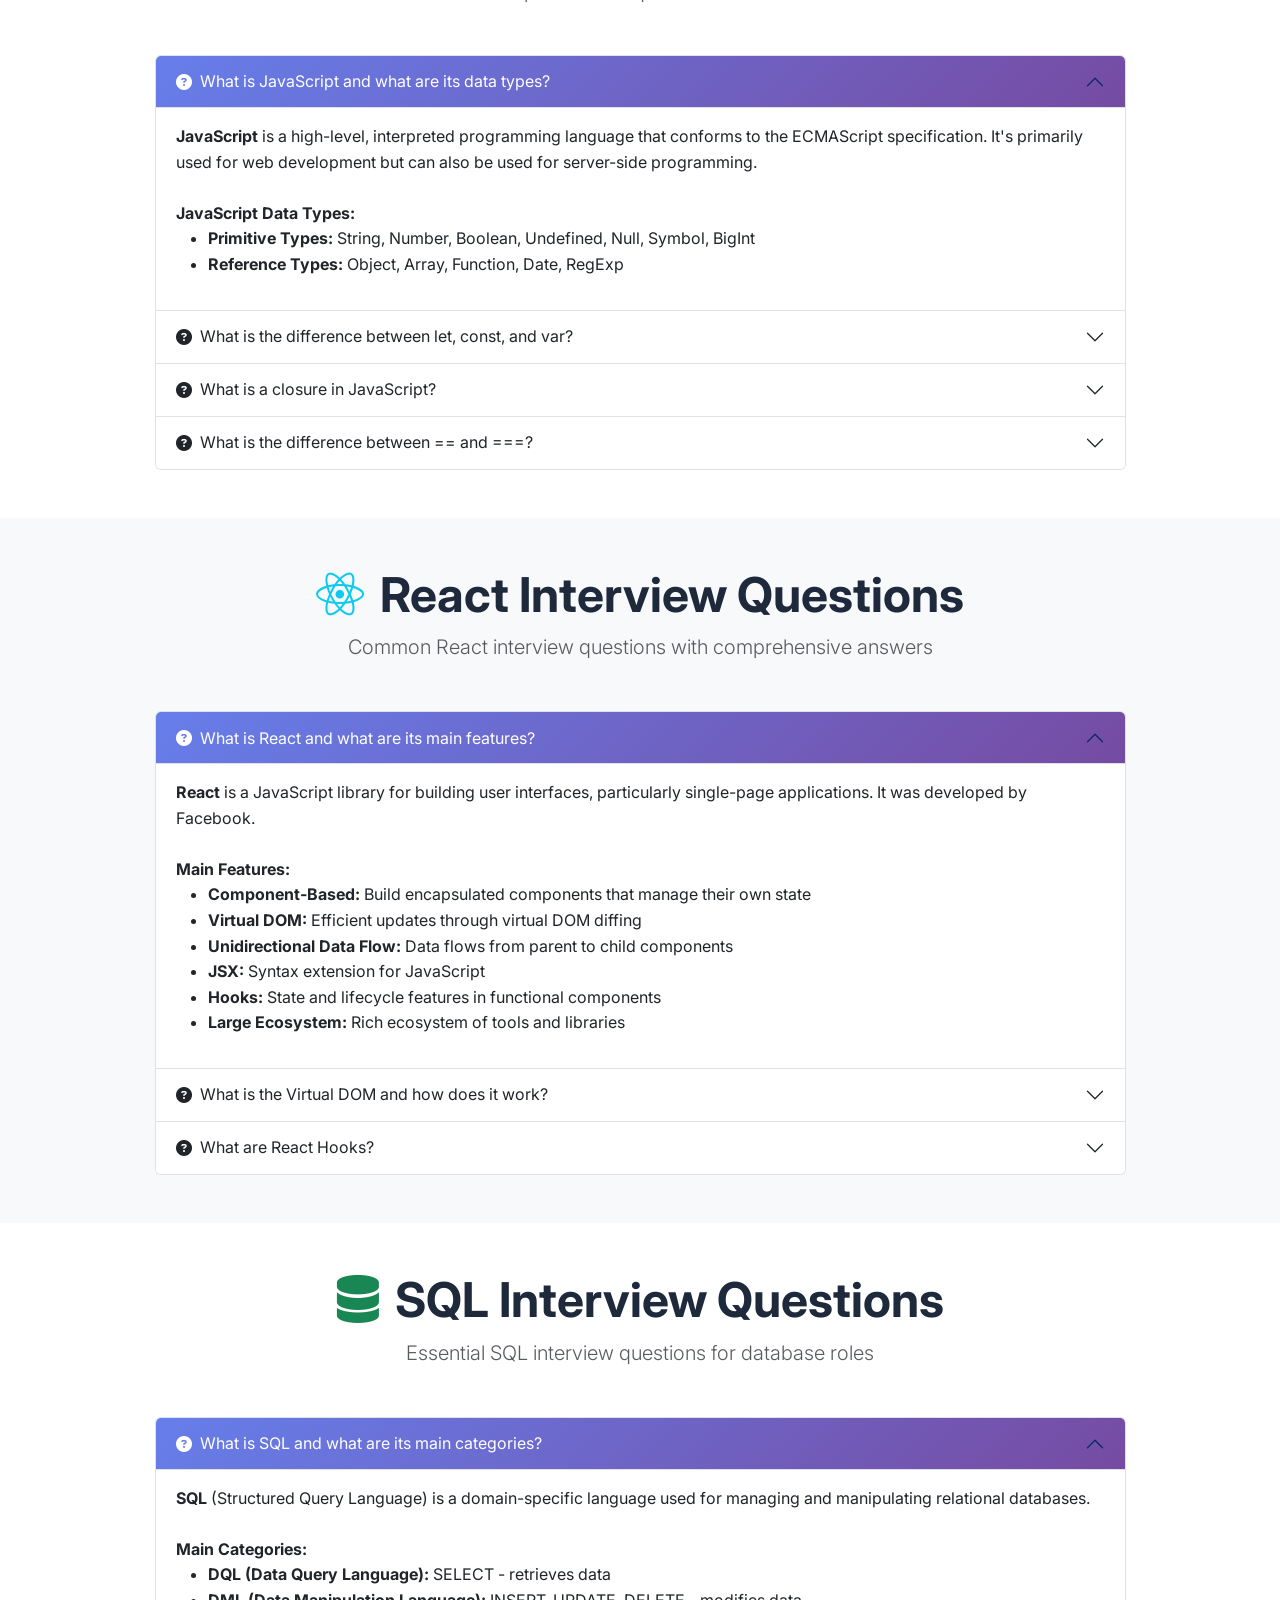
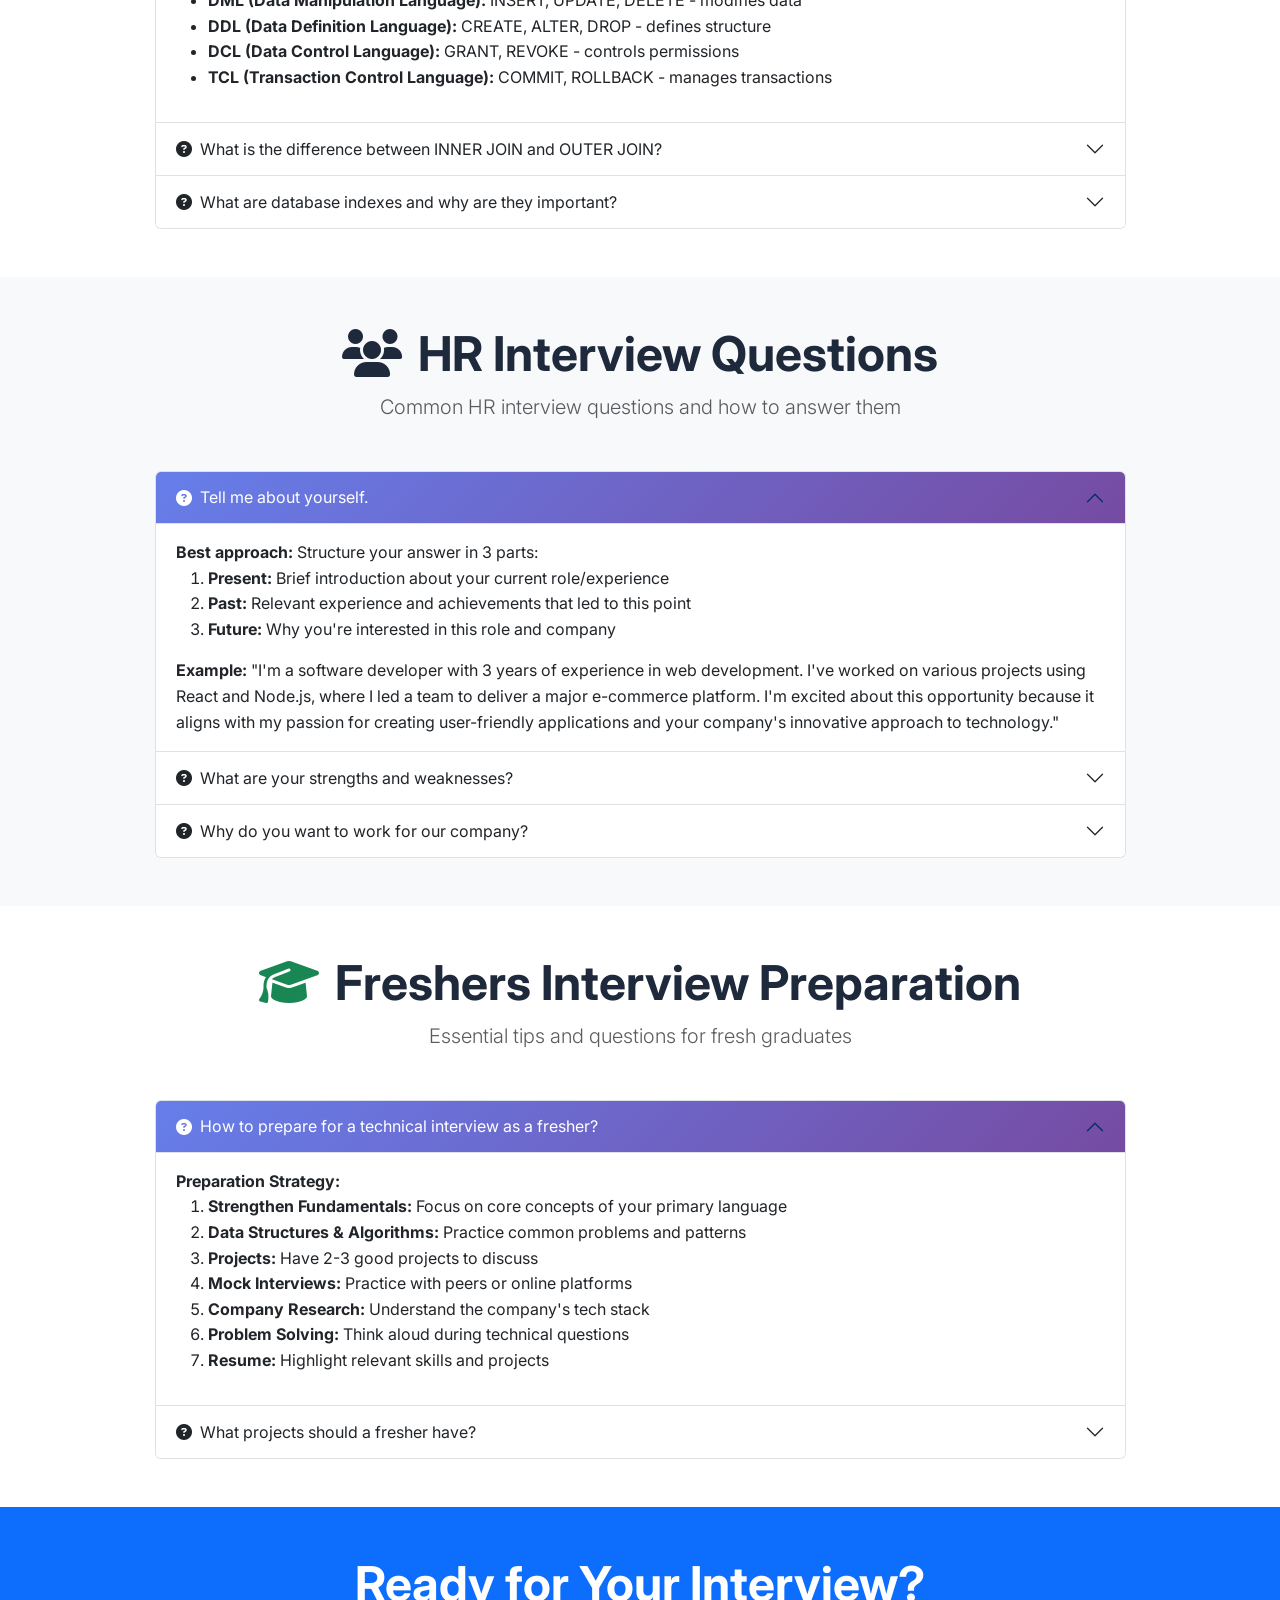
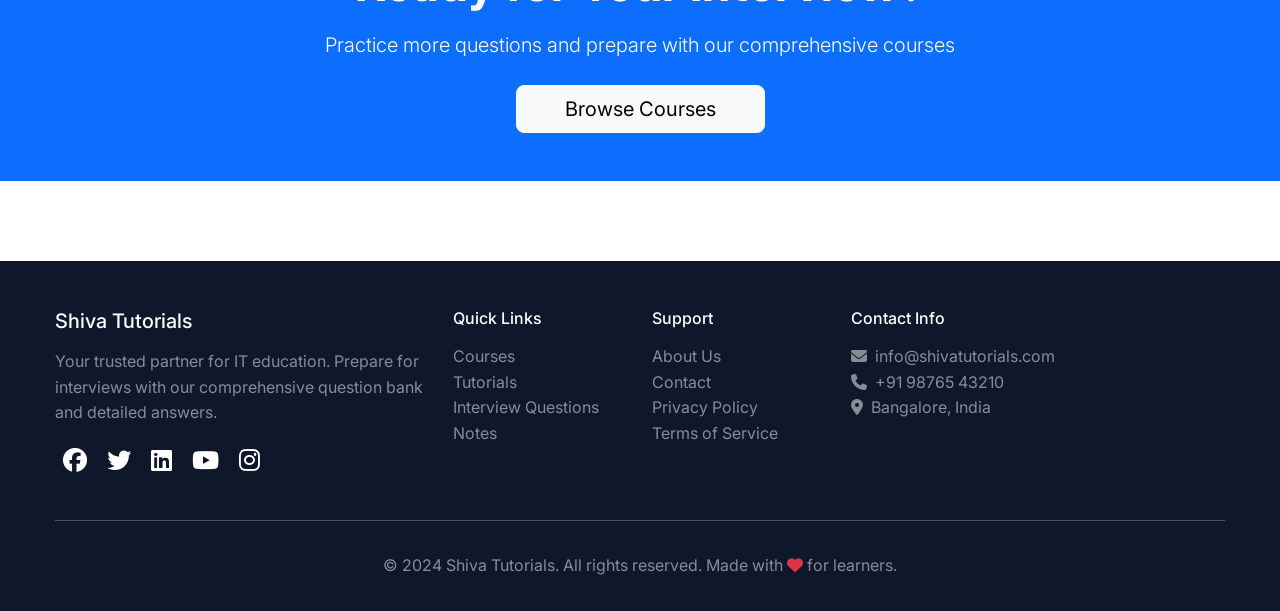
<file: interview.html>
<!DOCTYPE html>
<html lang="en">
<head>
    <meta charset="UTF-8">
    <meta name="viewport" content="width=device-width, initial-scale=1.0">
    <title>Interview Questions - Shiva Tutorials</title>
    <meta name="description" content="Prepare for technical interviews with comprehensive collection of HTML, CSS, JavaScript, React, SQL, and HR interview questions with answers.">
    <meta name="keywords" content="interview questions, technical interview, HTML interview, CSS interview, JavaScript interview, React interview, SQL interview, HR interview">
    <link rel="icon" type="image/x-icon" href="images/logo.ico">
    
    <!-- Bootstrap 5 CSS -->
    <link href="https://cdn.jsdelivr.net/npm/bootstrap@5.3.0/dist/css/bootstrap.min.css" rel="stylesheet">
    <!-- Font Awesome -->
    <link rel="stylesheet" href="https://cdnjs.cloudflare.com/ajax/libs/font-awesome/6.4.0/css/all.min.css">
    <!-- Custom CSS -->
    <link rel="stylesheet" href="css/style.css">
</head>
<body>
    <!-- Navigation -->
    <nav class="navbar navbar-expand-lg navbar-light fixed-top">
        <div class="container">
            <a class="navbar-brand" href="index.html">
                <img src="./images/logo.ico" class="" width="30" />Shiva Tutorials
            </a>
            <button class="navbar-toggler" type="button" data-bs-toggle="collapse" data-bs-target="#navbarNav">
                <span class="navbar-toggler-icon"></span>
            </button>
            <div class="collapse navbar-collapse" id="navbarNav">
                <ul class="navbar-nav mx-auto">
                    <li class="nav-item">
                        <a class="nav-link" href="index.html">Home</a>
                    </li>
                    <li class="nav-item">
                        <a class="nav-link" href="courses.html">Courses</a>
                    </li>
                    <li class="nav-item">
                        <a class="nav-link" href="tutorials.html">Tutorials</a>
                    </li>
                    <li class="nav-item">
                        <a class="nav-link active" href="interview.html">Interview Questions</a>
                    </li>
                    <li class="nav-item">
                        <a class="nav-link" href="notes.html">Notes</a>
                    </li>
                    <li class="nav-item">
                        <a class="nav-link" href="about.html">About Us</a>
                    </li>
                    <li class="nav-item">
                        <a class="nav-link" href="contact.html">Contact Us</a>
                    </li>
                </ul>
                <div class="d-flex align-items-center">
                    <button class="btn btn-sm dark-mode-toggle me-3" id="darkModeToggle">
                        <i class="fas fa-moon"></i>
                    </button>
                    <a href="login.html" class="btn btn-outline-primary btn-sm me-2">Login</a>
                    <a href="login.html" class="btn btn-primary btn-sm">Signup</a>
                </div>
            </div>
        </div>
    </nav>

    <!-- Page Header -->
    <section class="py-5 mt-5 bg-warning text-dark">
        <div class="container">
            <div class="row align-items-center">
                <div class="col-lg-8">
                    <h1 class="display-4 fw-bold mb-3">Interview Questions</h1>
                    <p class="lead">Comprehensive collection of interview questions to help you prepare for technical and HR interviews</p>
                </div>
                <div class="col-lg-4">
                    <div class="search-container">
                        <input type="text" class="search-input" id="searchInput" placeholder="Search questions...">
                        <button class="search-btn" id="searchBtn">
                            <i class="fas fa-search"></i>
                        </button>
                    </div>
                </div>
            </div>
        </div>
    </section>

    <!-- HTML Interview Questions -->
    <section class="py-5">
        <div class="container">
            <div class="text-center mb-5">
                <h2 class="display-5 fw-bold">
                    <i class="fab fa-html5 text-danger me-3"></i>HTML Interview Questions
                </h2>
                <p class="lead text-muted">Frequently asked HTML interview questions with detailed answers</p>
            </div>
            
            <div class="row justify-content-center">
                <div class="col-lg-10">
                    <div class="accordion" id="htmlAccordion">
                        <div class="accordion-item">
                            <h2 class="accordion-header">
                                <button class="accordion-button" type="button" data-bs-toggle="collapse" data-bs-target="#html1">
                                    <i class="fas fa-question-circle me-2"></i> What is HTML and what does it stand for?
                                </button>
                            </h2>
                            <div id="html1" class="accordion-collapse collapse show" data-bs-parent="#htmlAccordion">
                                <div class="accordion-body">
                                    <strong>HTML</strong> stands for <strong>HyperText Markup Language</strong>. It is the standard markup language used to create web pages. HTML describes the structure of a web page semantically and originally included cues for the appearance of the document. HTML elements are the building blocks of HTML pages, represented by tags.
                                </div>
                            </div>
                        </div>
                        
                        <div class="accordion-item">
                            <h2 class="accordion-header">
                                <button class="accordion-button collapsed" type="button" data-bs-toggle="collapse" data-bs-target="#html2">
                                    <i class="fas fa-question-circle me-2"></i> What is the difference between HTML and HTML5?
                                </button>
                            </h2>
                            <div id="html2" class="accordion-collapse collapse" data-bs-parent="#htmlAccordion">
                                <div class="accordion-body">
                                    <strong>HTML5</strong> is the latest version of HTML with several improvements:
                                    <ul>
                                        <li><strong>Semantic Elements:</strong> New elements like &lt;header&gt;, &lt;nav&gt;, &lt;section&gt;, &lt;article&gt;, &lt;footer&gt;</li>
                                        <li><strong>Multimedia Support:</strong> Native support for audio and video with &lt;audio&gt; and &lt;video&gt; tags</li>
                                        <li><strong>Graphics:</strong> Canvas and SVG for better graphics support</li>
                                        <li><strong>Forms:</strong> New input types like email, date, number, range</li>
                                        <li><strong>Storage:</strong> LocalStorage and SessionStorage</li>
                                        <li><strong>APIs:</strong> Geolocation, Drag and Drop, Web Workers</li>
                                    </ul>
                                </div>
                            </div>
                        </div>
                        
                        <div class="accordion-item">
                            <h2 class="accordion-header">
                                <button class="accordion-button collapsed" type="button" data-bs-toggle="collapse" data-bs-target="#html3">
                                    <i class="fas fa-question-circle me-2"></i> What are semantic HTML elements?
                                </button>
                            </h2>
                            <div id="html3" class="accordion-collapse collapse" data-bs-parent="#htmlAccordion">
                                <div class="accordion-body">
                                    <strong>Semantic HTML elements</strong> are elements that clearly describe their meaning to both the browser and developer. Examples include:
                                    <ul>
                                        <li>&lt;header&gt; - Defines a header for a document or section</li>
                                        <li>&lt;nav&gt; - Defines navigation links</li>
                                        <li>&lt;section&gt; - Defines a section in a document</li>
                                        <li>&lt;article&gt; - Defines independent, self-contained content</li>
                                        <li>&lt;aside&gt; - Defines content aside from the main content</li>
                                        <li>&lt;footer&gt; - Defines a footer for a document or section</li>
                                        <li>&lt;main&gt; - Specifies the main content of a document</li>
                                    </ul>
                                    Benefits: Better SEO, improved accessibility, cleaner code structure.
                                </div>
                            </div>
                        </div>
                        
                        <div class="accordion-item">
                            <h2 class="accordion-header">
                                <button class="accordion-button collapsed" type="button" data-bs-toggle="collapse" data-bs-target="#html4">
                                    <i class="fas fa-question-circle me-2"></i> What is the DOCTYPE declaration?
                                </button>
                            </h2>
                            <div id="html4" class="accordion-collapse collapse" data-bs-parent="#htmlAccordion">
                                <div class="accordion-body">
                                    The <strong>&lt;!DOCTYPE html&gt;</strong> declaration is an instruction to the web browser about what version of HTML the document is written in. In HTML5, it's simply:
                                    <br><br>
                                    <code>&lt;!DOCTYPE html&gt;</code>
                                    <br><br>
                                    This declaration ensures that the browser renders the page in standards mode, which is important for consistent rendering across different browsers.
                                </div>
                            </div>
                        </div>
                        
                        <div class="accordion-item">
                            <h2 class="accordion-header">
                                <button class="accordion-button collapsed" type="button" data-bs-toggle="collapse" data-bs-target="#html5">
                                    <i class="fas fa-question-circle me-2"></i> What is the difference between block-level and inline elements?
                                </button>
                            </h2>
                            <div id="html5" class="accordion-collapse collapse" data-bs-parent="#htmlAccordion">
                                <div class="accordion-body">
                                    <strong>Block-level elements:</strong>
                                    <ul>
                                        <li>Take up the full width available</li>
                                        <li>Always start on a new line</li>
                                        <li>Can contain other block-level and inline elements</li>
                                        <li>Examples: &lt;div&gt;, &lt;p&gt;, &lt;h1&gt;-&lt;h6&gt;, &lt;ul&gt;, &lt;li&gt;, &lt;form&gt;</li>
                                    </ul>
                                    
                                    <strong>Inline elements:</strong>
                                    <ul>
                                        <li>Take up only as much width as necessary</li>
                                        <li>Do not start on a new line</li>
                                        <li>Can only contain other inline elements</li>
                                        <li>Examples: &lt;span&gt;, &lt;a&gt;, &lt;img&gt;, &lt;strong&gt;, &lt;em&gt;</li>
                                    </ul>
                                </div>
                            </div>
                        </div>
                    </div>
                </div>
            </div>
        </div>
    </section>

    <!-- CSS Interview Questions -->
    <section class="py-5 bg-light">
        <div class="container">
            <div class="text-center mb-5">
                <h2 class="display-5 fw-bold">
                    <i class="fab fa-css3-alt text-primary me-3"></i>CSS Interview Questions
                </h2>
                <p class="lead text-muted">Common CSS interview questions with detailed explanations</p>
            </div>
            
            <div class="row justify-content-center">
                <div class="col-lg-10">
                    <div class="accordion" id="cssAccordion">
                        <div class="accordion-item">
                            <h2 class="accordion-header">
                                <button class="accordion-button" type="button" data-bs-toggle="collapse" data-bs-target="#css1">
                                    <i class="fas fa-question-circle me-2"></i> What is CSS and what does it stand for?
                                </button>
                            </h2>
                            <div id="css1" class="accordion-collapse collapse show" data-bs-parent="#cssAccordion">
                                <div class="accordion-body">
                                    <strong>CSS</strong> stands for <strong>Cascading Style Sheets</strong>. It is a stylesheet language used to describe the presentation of a document written in HTML or XML. CSS describes how elements should be rendered on screen, on paper, in speech, or on other media.
                                </div>
                            </div>
                        </div>
                        
                        <div class="accordion-item">
                            <h2 class="accordion-header">
                                <button class="accordion-button collapsed" type="button" data-bs-toggle="collapse" data-bs-target="#css2">
                                    <i class="fas fa-question-circle me-2"></i> What is the CSS Box Model?
                                </button>
                            </h2>
                            <div id="css2" class="accordion-collapse collapse" data-bs-parent="#cssAccordion">
                                <div class="accordion-body">
                                    The <strong>CSS Box Model</strong> is a box that wraps around every HTML element. It consists of:
                                    <ul>
                                        <li><strong>Content:</strong> The actual content of the box (text, images)</li>
                                        <li><strong>Padding:</strong> Clears area around the content (inside the border)</li>
                                        <li><strong>Border:</strong> Goes around the padding and content</li>
                                        <li><strong>Margin:</strong> Clears area outside the border</li>
                                    </ul>
                                    Total width = width + padding + border + margin
                                </div>
                            </div>
                        </div>
                        
                        <div class="accordion-item">
                            <h2 class="accordion-header">
                                <button class="accordion-button collapsed" type="button" data-bs-toggle="collapse" data-bs-target="#css3">
                                    <i class="fas fa-question-circle me-2"></i> What is the difference between display: none and visibility: hidden?
                                </button>
                            </h2>
                            <div id="css3" class="accordion-collapse collapse" data-bs-parent="#cssAccordion">
                                <div class="accordion-body">
                                    <strong>display: none:</strong>
                                    <ul>
                                        <li>Removes the element from the document flow</li>
                                        <li>Takes up no space</li>
                                        <li>Cannot be focused</li>
                                        <li>Children are also not displayed</li>
                                    </ul>
                                    
                                    <strong>visibility: hidden:</strong>
                                    <ul>
                                        <li>Element is not visible but still takes up space</li>
                                        <li>Remains in the document flow</li>
                                        <li>Can be focused</li>
                                        <li>Children can be made visible</li>
                                    </ul>
                                </div>
                            </div>
                        </div>
                        
                        <div class="accordion-item">
                            <h2 class="accordion-header">
                                <button class="accordion-button collapsed" type="button" data-bs-toggle="collapse" data-bs-target="#css4">
                                    <i class="fas fa-question-circle me-2"></i> What is Flexbox and how does it work?
                                </button>
                            </h2>
                            <div id="css4" class="accordion-collapse collapse" data-bs-parent="#cssAccordion">
                                <div class="accordion-body">
                                    <strong>Flexbox</strong> (Flexible Box Layout) is a CSS layout model that allows easy alignment, direction, order, and size of elements within a container. Key concepts:
                                    <ul>
                                        <li><strong>Flex Container:</strong> Parent element with display: flex</li>
                                        <li><strong>Flex Items:</strong> Direct children of the flex container</li>
                                        <li><strong>Main Axis:</strong> Primary axis along which flex items are laid out</li>
                                        <li><strong>Cross Axis:</strong> Perpendicular to the main axis</li>
                                    </ul>
                                    Common properties: justify-content, align-items, flex-direction, flex-wrap, flex-grow, flex-shrink.
                                </div>
                            </div>
                        </div>
                    </div>
                </div>
            </div>
        </div>
    </section>

    <!-- JavaScript Interview Questions -->
    <section class="py-5">
        <div class="container">
            <div class="text-center mb-5">
                <h2 class="display-5 fw-bold">
                    <i class="fab fa-js text-warning me-3"></i>JavaScript Interview Questions
                </h2>
                <p class="lead text-muted">Essential JavaScript interview questions with detailed answers</p>
            </div>
            
            <div class="row justify-content-center">
                <div class="col-lg-10">
                    <div class="accordion" id="jsAccordion">
                        <div class="accordion-item">
                            <h2 class="accordion-header">
                                <button class="accordion-button" type="button" data-bs-toggle="collapse" data-bs-target="#js1">
                                    <i class="fas fa-question-circle me-2"></i> What is JavaScript and what are its data types?
                                </button>
                            </h2>
                            <div id="js1" class="accordion-collapse collapse show" data-bs-parent="#jsAccordion">
                                <div class="accordion-body">
                                    <strong>JavaScript</strong> is a high-level, interpreted programming language that conforms to the ECMAScript specification. It's primarily used for web development but can also be used for server-side programming.
                                    <br><br>
                                    <strong>JavaScript Data Types:</strong>
                                    <ul>
                                        <li><strong>Primitive Types:</strong> String, Number, Boolean, Undefined, Null, Symbol, BigInt</li>
                                        <li><strong>Reference Types:</strong> Object, Array, Function, Date, RegExp</li>
                                    </ul>
                                </div>
                            </div>
                        </div>
                        
                        <div class="accordion-item">
                            <h2 class="accordion-header">
                                <button class="accordion-button collapsed" type="button" data-bs-toggle="collapse" data-bs-target="#js2">
                                    <i class="fas fa-question-circle me-2"></i> What is the difference between let, const, and var?
                                </button>
                            </h2>
                            <div id="js2" class="accordion-collapse collapse" data-bs-parent="#jsAccordion">
                                <div class="accordion-body">
                                    <strong>var:</strong>
                                    <ul>
                                        <li>Function-scoped</li>
                                        <li>Can be redeclared and updated</li>
                                        <li>Hoisted to the top of its scope</li>
                                        <li>Creates a property on the global object</li>
                                    </ul>
                                    
                                    <strong>let:</strong>
                                    <ul>
                                        <li>Block-scoped</li>
                                        <li>Cannot be redeclared but can be updated</li>
                                        <li>Not hoisted (TDZ - Temporal Dead Zone)</li>
                                        <li>Doesn't create a global property</li>
                                    </ul>
                                    
                                    <strong>const:</strong>
                                    <ul>
                                        <li>Block-scoped</li>
                                        <li>Cannot be redeclared or reassigned</li>
                                        <li>Not hoisted (TDZ)</li>
                                        <li>Must be initialized at declaration</li>
                                    </ul>
                                </div>
                            </div>
                        </div>
                        
                        <div class="accordion-item">
                            <h2 class="accordion-header">
                                <button class="accordion-button collapsed" type="button" data-bs-toggle="collapse" data-bs-target="#js3">
                                    <i class="fas fa-question-circle me-2"></i> What is a closure in JavaScript?
                                </button>
                            </h2>
                            <div id="js3" class="accordion-collapse collapse" data-bs-parent="#jsAccordion">
                                <div class="accordion-body">
                                    A <strong>closure</strong> is a function that has access to variables in its outer (enclosing) scope even after the outer function has returned. Closures are created every time a function is created.
                                    <br><br>
                                    <strong>Example:</strong>
                                    <pre><code>function outerFunction(x) {
    return function innerFunction(y) {
        return x + y;
    };
}
const addFive = outerFunction(5);
console.log(addFive(3)); // Output: 8</code></pre>
                                    Closures are used for data privacy, function factories, and callbacks.
                                </div>
                            </div>
                        </div>
                        
                        <div class="accordion-item">
                            <h2 class="accordion-header">
                                <button class="accordion-button collapsed" type="button" data-bs-toggle="collapse" data-bs-target="#js4">
                                    <i class="fas fa-question-circle me-2"></i> What is the difference between == and ===?
                                </button>
                            </h2>
                            <div id="js4" class="accordion-collapse collapse" data-bs-parent="#jsAccordion">
                                <div class="accordion-body">
                                    <strong>== (Loose Equality):</strong>
                                    <ul>
                                        <li>Compares values after type coercion</li>
                                        <li>May convert types to make comparison possible</li>
                                        <li>Example: 5 == "5" // true</li>
                                    </ul>
                                    
                                    <strong>=== (Strict Equality):</strong>
                                    <ul>
                                        <li>Compares both value and type</li>
                                        <li>No type coercion</li>
                                        <li>Example: 5 === "5" // false</li>
                                    </ul>
                                    
                                    It's recommended to use === for predictable behavior.
                                </div>
                            </div>
                        </div>
                    </div>
                </div>
            </div>
        </div>
    </section>

    <!-- React Interview Questions -->
    <section class="py-5 bg-light">
        <div class="container">
            <div class="text-center mb-5">
                <h2 class="display-5 fw-bold">
                    <i class="fab fa-react text-info me-3"></i>React Interview Questions
                </h2>
                <p class="lead text-muted">Common React interview questions with comprehensive answers</p>
            </div>
            
            <div class="row justify-content-center">
                <div class="col-lg-10">
                    <div class="accordion" id="reactAccordion">
                        <div class="accordion-item">
                            <h2 class="accordion-header">
                                <button class="accordion-button" type="button" data-bs-toggle="collapse" data-bs-target="#react1">
                                    <i class="fas fa-question-circle me-2"></i> What is React and what are its main features?
                                </button>
                            </h2>
                            <div id="react1" class="accordion-collapse collapse show" data-bs-parent="#reactAccordion">
                                <div class="accordion-body">
                                    <strong>React</strong> is a JavaScript library for building user interfaces, particularly single-page applications. It was developed by Facebook.
                                    <br><br>
                                    <strong>Main Features:</strong>
                                    <ul>
                                        <li><strong>Component-Based:</strong> Build encapsulated components that manage their own state</li>
                                        <li><strong>Virtual DOM:</strong> Efficient updates through virtual DOM diffing</li>
                                        <li><strong>Unidirectional Data Flow:</strong> Data flows from parent to child components</li>
                                        <li><strong>JSX:</strong> Syntax extension for JavaScript</li>
                                        <li><strong>Hooks:</strong> State and lifecycle features in functional components</li>
                                        <li><strong>Large Ecosystem:</strong> Rich ecosystem of tools and libraries</li>
                                    </ul>
                                </div>
                            </div>
                        </div>
                        
                        <div class="accordion-item">
                            <h2 class="accordion-header">
                                <button class="accordion-button collapsed" type="button" data-bs-toggle="collapse" data-bs-target="#react2">
                                    <i class="fas fa-question-circle me-2"></i> What is the Virtual DOM and how does it work?
                                </button>
                            </h2>
                            <div id="react2" class="accordion-collapse collapse" data-bs-parent="#reactAccordion">
                                <div class="accordion-body">
                                    The <strong>Virtual DOM</strong> is a JavaScript representation of the real DOM. It's a lightweight copy that React uses to optimize rendering performance.
                                    <br><br>
                                    <strong>How it works:</strong>
                                    <ol>
                                        <li>State changes create a new Virtual DOM tree</li>
                                        <li>React compares the new tree with the previous one (diffing)</li>
                                        <li>Only the changed elements are updated in the real DOM</li>
                                        <li>This minimizes expensive DOM operations</li>
                                    </ol>
                                    Benefits: Better performance, batch updates, improved developer experience.
                                </div>
                            </div>
                        </div>
                        
                        <div class="accordion-item">
                            <h2 class="accordion-header">
                                <button class="accordion-button collapsed" type="button" data-bs-toggle="collapse" data-bs-target="#react3">
                                    <i class="fas fa-question-circle me-2"></i> What are React Hooks?
                                </button>
                            </h2>
                            <div id="react3" class="accordion-collapse collapse" data-bs-parent="#reactAccordion">
                                <div class="accordion-body">
                                    <strong>React Hooks</strong> are functions that let you use state and other React features in functional components.
                                    <br><br>
                                    <strong>Common Hooks:</strong>
                                    <ul>
                                        <li><strong>useState:</strong> Manages component state</li>
                                        <li><strong>useEffect:</strong> Handles side effects</li>
                                        <li><strong>useContext:</strong> Consumes context values</li>
                                        <li><strong>useReducer:</strong> Alternative to useState for complex state</li>
                                        <li><strong>useMemo:</strong> Memoizes expensive calculations</li>
                                        <li><strong>useCallback:</strong> Memoizes functions</li>
                                        <li><strong>useRef:</strong> Accesses DOM elements or persists values</li>
                                    </ul>
                                </div>
                            </div>
                        </div>
                    </div>
                </div>
            </div>
        </div>
    </section>

    <!-- SQL Interview Questions -->
    <section class="py-5">
        <div class="container">
            <div class="text-center mb-5">
                <h2 class="display-5 fw-bold">
                    <i class="fas fa-database text-success me-3"></i>SQL Interview Questions
                </h2>
                <p class="lead text-muted">Essential SQL interview questions for database roles</p>
            </div>
            
            <div class="row justify-content-center">
                <div class="col-lg-10">
                    <div class="accordion" id="sqlAccordion">
                        <div class="accordion-item">
                            <h2 class="accordion-header">
                                <button class="accordion-button" type="button" data-bs-toggle="collapse" data-bs-target="#sql1">
                                    <i class="fas fa-question-circle me-2"></i> What is SQL and what are its main categories?
                                </button>
                            </h2>
                            <div id="sql1" class="accordion-collapse collapse show" data-bs-parent="#sqlAccordion">
                                <div class="accordion-body">
                                    <strong>SQL</strong> (Structured Query Language) is a domain-specific language used for managing and manipulating relational databases.
                                    <br><br>
                                    <strong>Main Categories:</strong>
                                    <ul>
                                        <li><strong>DQL (Data Query Language):</strong> SELECT - retrieves data</li>
                                        <li><strong>DML (Data Manipulation Language):</strong> INSERT, UPDATE, DELETE - modifies data</li>
                                        <li><strong>DDL (Data Definition Language):</strong> CREATE, ALTER, DROP - defines structure</li>
                                        <li><strong>DCL (Data Control Language):</strong> GRANT, REVOKE - controls permissions</li>
                                        <li><strong>TCL (Transaction Control Language):</strong> COMMIT, ROLLBACK - manages transactions</li>
                                    </ul>
                                </div>
                            </div>
                        </div>
                        
                        <div class="accordion-item">
                            <h2 class="accordion-header">
                                <button class="accordion-button collapsed" type="button" data-bs-toggle="collapse" data-bs-target="#sql2">
                                    <i class="fas fa-question-circle me-2"></i> What is the difference between INNER JOIN and OUTER JOIN?
                                </button>
                            </h2>
                            <div id="sql2" class="accordion-collapse collapse" data-bs-parent="#sqlAccordion">
                                <div class="accordion-body">
                                    <strong>INNER JOIN:</strong>
                                    <ul>
                                        <li>Returns only matching rows from both tables</li>
                                        <li>Excludes non-matching rows</li>
                                        <li>Most commonly used join type</li>
                                    </ul>
                                    
                                    <strong>OUTER JOIN:</strong>
                                    <ul>
                                        <li>Returns all rows from one table and matching from other</li>
                                        <li>Includes non-matching rows with NULL values</li>
                                        <li>Types: LEFT OUTER JOIN, RIGHT OUTER JOIN, FULL OUTER JOIN</li>
                                    </ul>
                                    
                                    <strong>Example:</strong>
                                    <pre><code>-- INNER JOIN
SELECT * FROM employees e
INNER JOIN departments d ON e.dept_id = d.id;

-- LEFT OUTER JOIN
SELECT * FROM employees e
LEFT JOIN departments d ON e.dept_id = d.id;</code></pre>
                                </div>
                            </div>
                        </div>
                        
                        <div class="accordion-item">
                            <h2 class="accordion-header">
                                <button class="accordion-button collapsed" type="button" data-bs-toggle="collapse" data-bs-target="#sql3">
                                    <i class="fas fa-question-circle me-2"></i> What are database indexes and why are they important?
                                </button>
                            </h2>
                            <div id="sql3" class="accordion-collapse collapse" data-bs-parent="#sqlAccordion">
                                <div class="accordion-body">
                                    <strong>Database indexes</strong> are data structures that improve the speed of data retrieval operations on database tables.
                                    <br><br>
                                    <strong>Benefits:</strong>
                                    <ul>
                                        <li>Dramatically improves query performance</li>
                                        <li>Reduces I/O operations</li>
                                        <li>Enables faster data access</li>
                                        <li>Helps with sorting and grouping operations</li>
                                    </ul>
                                    
                                    <strong>Trade-offs:</strong>
                                    <ul>
                                        <li>Increases storage requirements</li>
                                        <li>Slows down INSERT, UPDATE, DELETE operations</li>
                                        <li>Requires maintenance</li>
                                    </ul>
                                    
                                    <strong>Types:</strong> B-tree, Hash, Bitmap, Full-text indexes.
                                </div>
                            </div>
                        </div>
                    </div>
                </div>
            </div>
        </div>
    </section>

    <!-- HR Interview Questions -->
    <section class="py-5 bg-light">
        <div class="container">
            <div class="text-center mb-5">
                <h2 class="display-5 fw-bold">
                    <i class="fas fa-users text-purple me-3"></i>HR Interview Questions
                </h2>
                <p class="lead text-muted">Common HR interview questions and how to answer them</p>
            </div>
            
            <div class="row justify-content-center">
                <div class="col-lg-10">
                    <div class="accordion" id="hrAccordion">
                        <div class="accordion-item">
                            <h2 class="accordion-header">
                                <button class="accordion-button" type="button" data-bs-toggle="collapse" data-bs-target="#hr1">
                                    <i class="fas fa-question-circle me-2"></i> Tell me about yourself.
                                </button>
                            </h2>
                            <div id="hr1" class="accordion-collapse collapse show" data-bs-parent="#hrAccordion">
                                <div class="accordion-body">
                                    <strong>Best approach:</strong> Structure your answer in 3 parts:
                                    <ol>
                                        <li><strong>Present:</strong> Brief introduction about your current role/experience</li>
                                        <li><strong>Past:</strong> Relevant experience and achievements that led to this point</li>
                                        <li><strong>Future:</strong> Why you're interested in this role and company</li>
                                    </ol>
                                    <strong>Example:</strong> "I'm a software developer with 3 years of experience in web development. I've worked on various projects using React and Node.js, where I led a team to deliver a major e-commerce platform. I'm excited about this opportunity because it aligns with my passion for creating user-friendly applications and your company's innovative approach to technology."
                                </div>
                            </div>
                        </div>
                        
                        <div class="accordion-item">
                            <h2 class="accordion-header">
                                <button class="accordion-button collapsed" type="button" data-bs-toggle="collapse" data-bs-target="#hr2">
                                    <i class="fas fa-question-circle me-2"></i> What are your strengths and weaknesses?
                                </button>
                            </h2>
                            <div id="hr2" class="accordion-collapse collapse" data-bs-parent="#hrAccordion">
                                <div class="accordion-body">
                                    <strong>For Strengths:</strong>
                                    <ul>
                                        <li>Choose strengths relevant to the job</li>
                                        <li>Provide specific examples</li>
                                        <li>Show how they benefit the company</li>
                                    </ul>
                                    
                                    <strong>For Weaknesses:</strong>
                                    <ul>
                                        <li>Be honest but strategic</li>
                                        <li>Choose a real but manageable weakness</li>
                                        <li>Show how you're working to improve it</li>
                                        <li>Avoid clichés like "I'm a perfectionist"</li>
                                    </ul>
                                    
                                    <strong>Example for weakness:</strong> "I used to struggle with public speaking, but I've been actively working on it by joining Toastmasters and volunteering to present team meetings. I've seen significant improvement and now feel more confident presenting to groups."
                                </div>
                            </div>
                        </div>
                        
                        <div class="accordion-item">
                            <h2 class="accordion-header">
                                <button class="accordion-button collapsed" type="button" data-bs-toggle="collapse" data-bs-target="#hr3">
                                    <i class="fas fa-question-circle me-2"></i> Why do you want to work for our company?
                                </button>
                            </h2>
                            <div id="hr3" class="accordion-collapse collapse" data-bs-parent="#hrAccordion">
                                <div class="accordion-body">
                                    <strong>Research the company and mention:</strong>
                                    <ul>
                                        <li><strong>Company Values:</strong> How they align with your personal values</li>
                                        <li><strong>Products/Services:</strong> Genuine interest in what they do</li>
                                        <li><strong>Company Culture:</strong> What attracts you to their work environment</li>
                                        <li><strong>Growth Opportunities:</strong> How the role fits your career goals</li>
                                        <li><strong>Recent News:</strong> Show you're up-to-date with company developments</li>
                                    </ul>
                                    
                                    <strong>Example:</strong> "I've been following [Company]'s work in [specific area] and I'm impressed by your commitment to [company value]. Your focus on innovation and employee development aligns perfectly with my career goals. I believe my experience in [relevant skill] would contribute to your ongoing projects and I'm excited about the opportunity to grow with a forward-thinking company."
                                </div>
                            </div>
                        </div>
                    </div>
                </div>
            </div>
        </div>
    </section>

    <!-- Freshers Interview Preparation -->
    <section class="py-5">
        <div class="container">
            <div class="text-center mb-5">
                <h2 class="display-5 fw-bold">
                    <i class="fas fa-graduation-cap text-success me-3"></i>Freshers Interview Preparation
                </h2>
                <p class="lead text-muted">Essential tips and questions for fresh graduates</p>
            </div>
            
            <div class="row justify-content-center">
                <div class="col-lg-10">
                    <div class="accordion" id="freshersAccordion">
                        <div class="accordion-item">
                            <h2 class="accordion-header">
                                <button class="accordion-button" type="button" data-bs-toggle="collapse" data-bs-target="#freshers1">
                                    <i class="fas fa-question-circle me-2"></i> How to prepare for a technical interview as a fresher?
                                </button>
                            </h2>
                            <div id="freshers1" class="accordion-collapse collapse show" data-bs-parent="#freshersAccordion">
                                <div class="accordion-body">
                                    <strong>Preparation Strategy:</strong>
                                    <ol>
                                        <li><strong>Strengthen Fundamentals:</strong> Focus on core concepts of your primary language</li>
                                        <li><strong>Data Structures & Algorithms:</strong> Practice common problems and patterns</li>
                                        <li><strong>Projects:</strong> Have 2-3 good projects to discuss</li>
                                        <li><strong>Mock Interviews:</strong> Practice with peers or online platforms</li>
                                        <li><strong>Company Research:</strong> Understand the company's tech stack</li>
                                        <li><strong>Problem Solving:</strong> Think aloud during technical questions</li>
                                        <li><strong>Resume:</strong> Highlight relevant skills and projects</li>
                                    </ol>
                                </div>
                            </div>
                        </div>
                        
                        <div class="accordion-item">
                            <h2 class="accordion-header">
                                <button class="accordion-button collapsed" type="button" data-bs-toggle="collapse" data-bs-target="#freshers2">
                                    <i class="fas fa-question-circle me-2"></i> What projects should a fresher have?
                                </button>
                            </h2>
                            <div id="freshers2" class="accordion-collapse collapse" data-bs-parent="#freshersAccordion">
                                <div class="accordion-body">
                                    <strong>Recommended Projects:</strong>
                                    <ul>
                                        <li><strong>Web Application:</strong> Full-stack project using frontend and backend</li>
                                        <li><strong>Mobile App:</strong> Native or cross-platform application</li>
                                        <li><strong>API Project:</strong> RESTful API with proper documentation</li>
                                        <li><strong>Database Project:</strong> Complex database design and queries</li>
                                        <li><strong>Open Source Contribution:</strong> Contribute to existing projects</li>
                                    </ul>
                                    
                                    <strong>Project Quality Checklist:</strong>
                                    <ul>
                                        <li>Complete and functional</li>
                                        <li>Well-documented code</li>
                                        <li>Deployed and accessible</li>
                                        <li>Includes tests</li>
                                        <li>Professional README</li>
                                    </ul>
                                </div>
                            </div>
                        </div>
                    </div>
                </div>
            </div>
        </div>
    </section>

    <!-- CTA Section -->
    <section class="py-5 bg-primary text-white">
        <div class="container text-center">
            <h2 class="display-5 fw-bold mb-3">Ready for Your Interview?</h2>
            <p class="lead mb-4">Practice more questions and prepare with our comprehensive courses</p>
            <a href="courses.html" class="btn btn-light btn-lg px-5">Browse Courses</a>
        </div>
    </section>

    <!-- Footer -->
    <footer>
        <div class="container">
            <div class="row">
                <div class="col-lg-4 mb-4">
                    <h5 class="text-white mb-3">Shiva Tutorials</h5>
                    <p class="text-white-50">Your trusted partner for IT education. Prepare for interviews with our comprehensive question bank and detailed answers.</p>
                    <div class="social-icons">
                        <a href="#"><i class="fab fa-facebook"></i></a>
                        <a href="#"><i class="fab fa-twitter"></i></a>
                        <a href="#"><i class="fab fa-linkedin"></i></a>
                        <a href="#"><i class="fab fa-youtube"></i></a>
                        <a href="#"><i class="fab fa-instagram"></i></a>
                    </div>
                </div>
                <div class="col-lg-2 col-md-6 mb-4">
                    <h6 class="text-white mb-3">Quick Links</h6>
                    <ul class="list-unstyled">
                        <li><a href="courses.html" class="text-white-50 text-decoration-none">Courses</a></li>
                        <li><a href="tutorials.html" class="text-white-50 text-decoration-none">Tutorials</a></li>
                        <li><a href="interview.html" class="text-white-50 text-decoration-none">Interview Questions</a></li>
                        <li><a href="notes.html" class="text-white-50 text-decoration-none">Notes</a></li>
                    </ul>
                </div>
                <div class="col-lg-2 col-md-6 mb-4">
                    <h6 class="text-white mb-3">Support</h6>
                    <ul class="list-unstyled">
                        <li><a href="about.html" class="text-white-50 text-decoration-none">About Us</a></li>
                        <li><a href="contact.html" class="text-white-50 text-decoration-none">Contact</a></li>
                        <li><a href="#" class="text-white-50 text-decoration-none">Privacy Policy</a></li>
                        <li><a href="#" class="text-white-50 text-decoration-none">Terms of Service</a></li>
                    </ul>
                </div>
                <div class="col-lg-4 mb-4">
                    <h6 class="text-white mb-3">Contact Info</h6>
                    <p class="text-white-50">
                        <i class="fas fa-envelope me-2"></i>info@shivatutorials.com<br>
                        <i class="fas fa-phone me-2"></i>+91 98765 43210<br>
                        <i class="fas fa-map-marker-alt me-2"></i>Bangalore, India
                    </p>
                </div>
            </div>
            <hr class="bg-white-50">
            <div class="text-center py-3">
                <p class="text-white-50 mb-0">&copy; 2024 Shiva Tutorials. All rights reserved. Made with <i class="fas fa-heart text-danger"></i> for learners.</p>
            </div>
        </div>
    </footer>

    <!-- Back to Top Button -->
    <div class="back-to-top" id="backToTop">
        <i class="fas fa-arrow-up"></i>
    </div>

    <!-- Alert Container -->
    <div id="alertContainer" class="position-fixed top-0 end-0 p-3" style="z-index: 1050;"></div>

    <!-- Bootstrap 5 JS -->
    <script src="https://cdn.jsdelivr.net/npm/bootstrap@5.3.0/dist/js/bootstrap.bundle.min.js"></script>
    <!-- Custom JS -->
    <script src="js/main.js"></script>
</body>
</html>
</file>
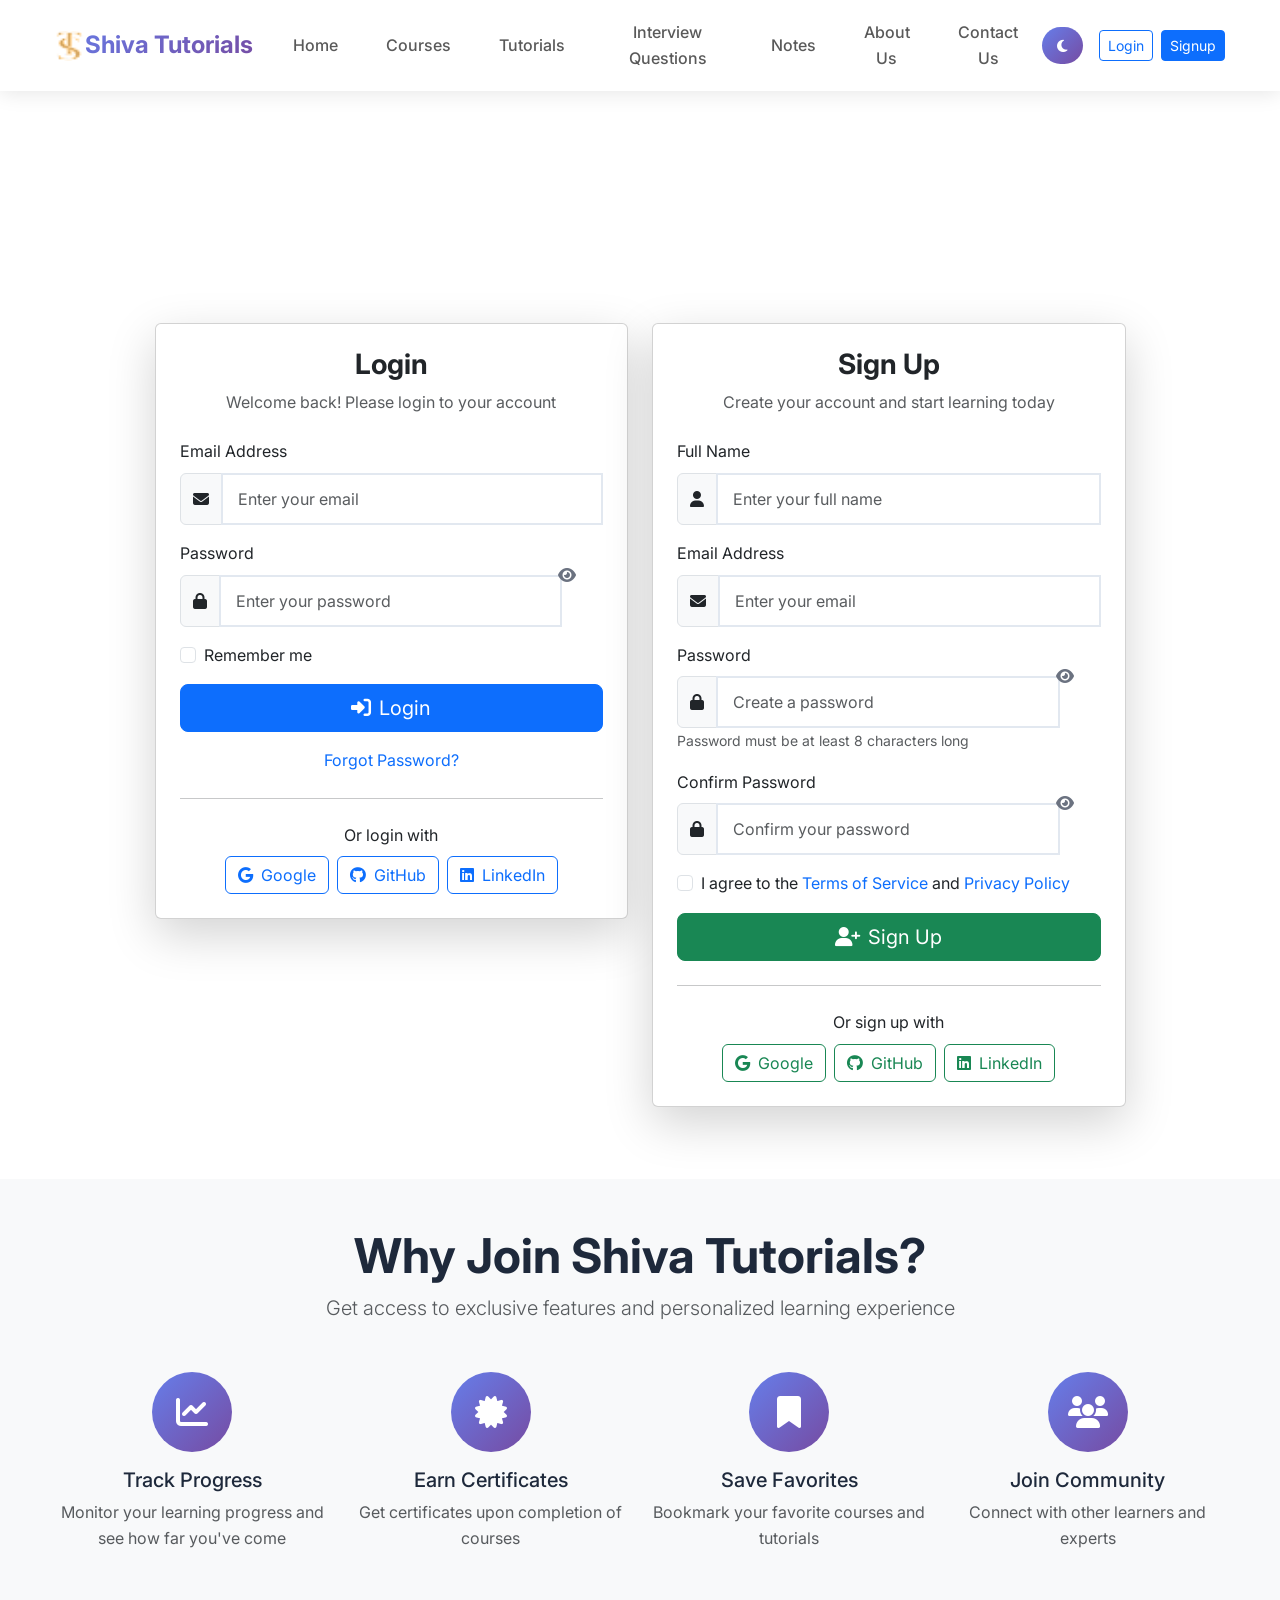
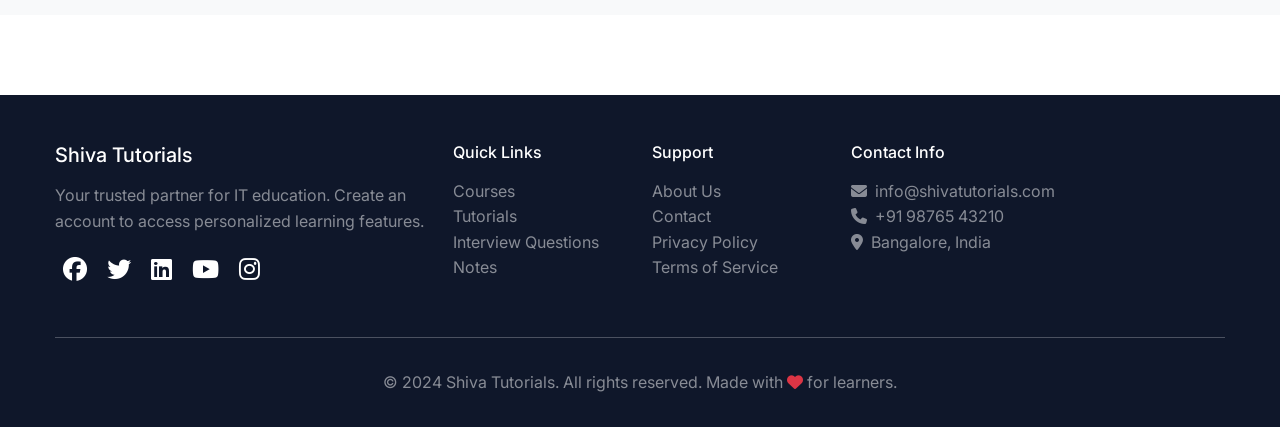
<file: login.html>
<!DOCTYPE html>
<html lang="en">
<head>
    <meta charset="UTF-8">
    <meta name="viewport" content="width=device-width, initial-scale=1.0">
    <title>Login / Signup - Shiva Tutorials</title>
    <meta name="description" content="Login or signup to Shiva Tutorials - Access your account to track progress, save favorites, and get personalized learning recommendations.">
    <meta name="keywords" content="login, signup, account, authentication, student portal">
    <link rel="icon" type="image/x-icon" href="images/logo.ico">
    
    <!-- Bootstrap 5 CSS -->
    <link href="https://cdn.jsdelivr.net/npm/bootstrap@5.3.0/dist/css/bootstrap.min.css" rel="stylesheet">
    <!-- Font Awesome -->
    <link rel="stylesheet" href="https://cdnjs.cloudflare.com/ajax/libs/font-awesome/6.4.0/css/all.min.css">
    <!-- Custom CSS -->
    <link rel="stylesheet" href="css/style.css">
</head>
<body>
    <!-- Navigation -->
    <nav class="navbar navbar-expand-lg navbar-light fixed-top">
        <div class="container">
            <a class="navbar-brand" href="index.html">
                <img src="./images/logo.ico" class="" width="30" />Shiva Tutorials
            </a>
            <button class="navbar-toggler" type="button" data-bs-toggle="collapse" data-bs-target="#navbarNav">
                <span class="navbar-toggler-icon"></span>
            </button>
            <div class="collapse navbar-collapse" id="navbarNav">
                <ul class="navbar-nav mx-auto">
                    <li class="nav-item">
                        <a class="nav-link" href="index.html">Home</a>
                    </li>
                    <li class="nav-item">
                        <a class="nav-link" href="courses.html">Courses</a>
                    </li>
                    <li class="nav-item">
                        <a class="nav-link" href="tutorials.html">Tutorials</a>
                    </li>
                    <li class="nav-item">
                        <a class="nav-link" href="interview.html">Interview Questions</a>
                    </li>
                    <li class="nav-item">
                        <a class="nav-link" href="notes.html">Notes</a>
                    </li>
                    <li class="nav-item">
                        <a class="nav-link" href="about.html">About Us</a>
                    </li>
                    <li class="nav-item">
                        <a class="nav-link" href="contact.html">Contact Us</a>
                    </li>
                </ul>
                <div class="d-flex align-items-center">
                    <button class="btn btn-sm dark-mode-toggle me-3" id="darkModeToggle">
                        <i class="fas fa-moon"></i>
                    </button>
                    <a href="login.html" class="btn btn-outline-primary btn-sm me-2">Login</a>
                    <a href="login.html" class="btn btn-primary btn-sm">Signup</a>
                </div>
            </div>
        </div>
    </nav>

    <!-- Page Header -->
    <section class="py-5 mt-5 bg-gradient-primary text-white">
        <div class="container">
            <div class="text-center">
                <h1 class="display-4 fw-bold mb-3">Welcome to Shiva Tutorials</h1>
                <p class="lead">Login to access your account or create a new one to start learning</p>
            </div>
        </div>
    </section>

    <!-- Login/Signup Forms -->
    <section class="py-5">
        <div class="container">
            <div class="row justify-content-center">
                <div class="col-lg-10">
                    <div class="row">
                        <!-- Login Form -->
                        <div class="col-md-6 mb-4">
                            <div class="card shadow-lg">
                                <div class="card-body p-4">
                                    <div class="text-center mb-4">
                                        <h3 class="fw-bold">Login</h3>
                                        <p class="text-muted">Welcome back! Please login to your account</p>
                                    </div>
                                    
                                    <form id="loginForm" class="needs-validation" novalidate>
                                        <div class="mb-3">
                                            <label for="loginEmail" class="form-label">Email Address</label>
                                            <div class="input-group">
                                                <span class="input-group-text"><i class="fas fa-envelope"></i></span>
                                                <input type="email" class="form-control" id="loginEmail" placeholder="Enter your email" required>
                                                <div class="invalid-feedback">
                                                    Please enter a valid email address.
                                                </div>
                                            </div>
                                        </div>
                                        
                                        <div class="mb-3">
                                            <label for="loginPassword" class="form-label">Password</label>
                                            <div class="input-group password-toggle">
                                                <span class="input-group-text"><i class="fas fa-lock"></i></span>
                                                <input type="password" class="form-control" id="loginPassword" placeholder="Enter your password" required>
                                                <button type="button" class="btn btn-outline-secondary password-toggle-btn">
                                                    <i class="fas fa-eye"></i>
                                                </button>
                                                <div class="invalid-feedback">
                                                    Please enter your password.
                                                </div>
                                            </div>
                                        </div>
                                        
                                        <div class="mb-3 form-check">
                                            <input type="checkbox" class="form-check-input" id="rememberMe">
                                            <label class="form-check-label" for="rememberMe">
                                                Remember me
                                            </label>
                                        </div>
                                        
                                        <div class="d-grid">
                                            <button type="submit" class="btn btn-primary btn-lg">
                                                <i class="fas fa-sign-in-alt me-2"></i>Login
                                            </button>
                                        </div>
                                        
                                        <div class="text-center mt-3">
                                            <a href="#" class="text-decoration-none" onclick="showForgotPassword()">Forgot Password?</a>
                                        </div>
                                    </form>
                                    
                                    <hr class="my-4">
                                    
                                    <div class="text-center">
                                        <p class="mb-2">Or login with</p>
                                        <div class="d-flex justify-content-center gap-2">
                                            <button type="button" class="btn btn-outline-primary">
                                                <i class="fab fa-google me-2"></i>Google
                                            </button>
                                            <button type="button" class="btn btn-outline-primary">
                                                <i class="fab fa-github me-2"></i>GitHub
                                            </button>
                                            <button type="button" class="btn btn-outline-primary">
                                                <i class="fab fa-linkedin me-2"></i>LinkedIn
                                            </button>
                                        </div>
                                    </div>
                                </div>
                            </div>
                        </div>
                        
                        <!-- Signup Form -->
                        <div class="col-md-6 mb-4">
                            <div class="card shadow-lg">
                                <div class="card-body p-4">
                                    <div class="text-center mb-4">
                                        <h3 class="fw-bold">Sign Up</h3>
                                        <p class="text-muted">Create your account and start learning today</p>
                                    </div>
                                    
                                    <form id="signupForm" class="needs-validation" novalidate>
                                        <div class="mb-3">
                                            <label for="signupName" class="form-label">Full Name</label>
                                            <div class="input-group">
                                                <span class="input-group-text"><i class="fas fa-user"></i></span>
                                                <input type="text" class="form-control" id="signupName" placeholder="Enter your full name" required>
                                                <div class="invalid-feedback">
                                                    Please enter your full name.
                                                </div>
                                            </div>
                                        </div>
                                        
                                        <div class="mb-3">
                                            <label for="signupEmail" class="form-label">Email Address</label>
                                            <div class="input-group">
                                                <span class="input-group-text"><i class="fas fa-envelope"></i></span>
                                                <input type="email" class="form-control" id="signupEmail" placeholder="Enter your email" required>
                                                <div class="invalid-feedback">
                                                    Please enter a valid email address.
                                                </div>
                                            </div>
                                        </div>
                                        
                                        <div class="mb-3">
                                            <label for="signupPassword" class="form-label">Password</label>
                                            <div class="input-group password-toggle">
                                                <span class="input-group-text"><i class="fas fa-lock"></i></span>
                                                <input type="password" class="form-control" id="signupPassword" placeholder="Create a password" required minlength="8">
                                                <button type="button" class="btn btn-outline-secondary password-toggle-btn">
                                                    <i class="fas fa-eye"></i>
                                                </button>
                                                <div class="invalid-feedback">
                                                    Password must be at least 8 characters long.
                                                </div>
                                            </div>
                                            <small class="text-muted">Password must be at least 8 characters long</small>
                                        </div>
                                        
                                        <div class="mb-3">
                                            <label for="confirmPassword" class="form-label">Confirm Password</label>
                                            <div class="input-group password-toggle">
                                                <span class="input-group-text"><i class="fas fa-lock"></i></span>
                                                <input type="password" class="form-control" id="confirmPassword" placeholder="Confirm your password" required>
                                                <button type="button" class="btn btn-outline-secondary password-toggle-btn">
                                                    <i class="fas fa-eye"></i>
                                                </button>
                                                <div class="invalid-feedback">
                                                    Passwords do not match.
                                                </div>
                                            </div>
                                        </div>
                                        
                                        <div class="mb-3 form-check">
                                            <input type="checkbox" class="form-check-input" id="agreeTerms" required>
                                            <label class="form-check-label" for="agreeTerms">
                                                I agree to the <a href="#" class="text-decoration-none">Terms of Service</a> and <a href="#" class="text-decoration-none">Privacy Policy</a>
                                            </label>
                                            <div class="invalid-feedback">
                                                You must agree to the terms and conditions.
                                            </div>
                                        </div>
                                        
                                        <div class="d-grid">
                                            <button type="submit" class="btn btn-success btn-lg">
                                                <i class="fas fa-user-plus me-2"></i>Sign Up
                                            </button>
                                        </div>
                                    </form>
                                    
                                    <hr class="my-4">
                                    
                                    <div class="text-center">
                                        <p class="mb-2">Or sign up with</p>
                                        <div class="d-flex justify-content-center gap-2">
                                            <button type="button" class="btn btn-outline-success">
                                                <i class="fab fa-google me-2"></i>Google
                                            </button>
                                            <button type="button" class="btn btn-outline-success">
                                                <i class="fab fa-github me-2"></i>GitHub
                                            </button>
                                            <button type="button" class="btn btn-outline-success">
                                                <i class="fab fa-linkedin me-2"></i>LinkedIn
                                            </button>
                                        </div>
                                    </div>
                                </div>
                            </div>
                        </div>
                    </div>
                </div>
            </div>
        </div>
    </section>

    <!-- Forgot Password Modal -->
    <div class="modal fade" id="forgotPasswordModal" tabindex="-1">
        <div class="modal-dialog">
            <div class="modal-content">
                <div class="modal-header">
                    <h5 class="modal-title">Forgot Password</h5>
                    <button type="button" class="btn-close" data-bs-dismiss="modal"></button>
                </div>
                <div class="modal-body">
                    <p class="text-muted">Enter your email address and we'll send you a link to reset your password.</p>
                    <form id="forgotPasswordForm">
                        <div class="mb-3">
                            <label for="resetEmail" class="form-label">Email Address</label>
                            <div class="input-group">
                                <span class="input-group-text"><i class="fas fa-envelope"></i></span>
                                <input type="email" class="form-control" id="resetEmail" placeholder="Enter your email" required>
                            </div>
                        </div>
                        <div class="d-grid">
                            <button type="submit" class="btn btn-primary">
                                <i class="fas fa-paper-plane me-2"></i>Send Reset Link
                            </button>
                        </div>
                    </form>
                </div>
            </div>
        </div>
    </div>

    <!-- Features Section -->
    <section class="py-5 bg-light">
        <div class="container">
            <div class="text-center mb-5">
                <h2 class="display-5 fw-bold">Why Join Shiva Tutorials?</h2>
                <p class="lead text-muted">Get access to exclusive features and personalized learning experience</p>
            </div>
            
            <div class="row g-4">
                <div class="col-md-6 col-lg-3">
                    <div class="text-center">
                        <div class="feature-icon mb-3">
                            <i class="fas fa-chart-line"></i>
                        </div>
                        <h5>Track Progress</h5>
                        <p class="text-muted">Monitor your learning progress and see how far you've come</p>
                    </div>
                </div>
                
                <div class="col-md-6 col-lg-3">
                    <div class="text-center">
                        <div class="feature-icon mb-3">
                            <i class="fas fa-certificate"></i>
                        </div>
                        <h5>Earn Certificates</h5>
                        <p class="text-muted">Get certificates upon completion of courses</p>
                    </div>
                </div>
                
                <div class="col-md-6 col-lg-3">
                    <div class="text-center">
                        <div class="feature-icon mb-3">
                            <i class="fas fa-bookmark"></i>
                        </div>
                        <h5>Save Favorites</h5>
                        <p class="text-muted">Bookmark your favorite courses and tutorials</p>
                    </div>
                </div>
                
                <div class="col-md-6 col-lg-3">
                    <div class="text-center">
                        <div class="feature-icon mb-3">
                            <i class="fas fa-users"></i>
                        </div>
                        <h5>Join Community</h5>
                        <p class="text-muted">Connect with other learners and experts</p>
                    </div>
                </div>
            </div>
        </div>
    </section>

    <!-- Footer -->
    <footer>
        <div class="container">
            <div class="row">
                <div class="col-lg-4 mb-4">
                    <h5 class="text-white mb-3">Shiva Tutorials</h5>
                    <p class="text-white-50">Your trusted partner for IT education. Create an account to access personalized learning features.</p>
                    <div class="social-icons">
                        <a href="#"><i class="fab fa-facebook"></i></a>
                        <a href="#"><i class="fab fa-twitter"></i></a>
                        <a href="#"><i class="fab fa-linkedin"></i></a>
                        <a href="#"><i class="fab fa-youtube"></i></a>
                        <a href="#"><i class="fab fa-instagram"></i></a>
                    </div>
                </div>
                <div class="col-lg-2 col-md-6 mb-4">
                    <h6 class="text-white mb-3">Quick Links</h6>
                    <ul class="list-unstyled">
                        <li><a href="courses.html" class="text-white-50 text-decoration-none">Courses</a></li>
                        <li><a href="tutorials.html" class="text-white-50 text-decoration-none">Tutorials</a></li>
                        <li><a href="interview.html" class="text-white-50 text-decoration-none">Interview Questions</a></li>
                        <li><a href="notes.html" class="text-white-50 text-decoration-none">Notes</a></li>
                    </ul>
                </div>
                <div class="col-lg-2 col-md-6 mb-4">
                    <h6 class="text-white mb-3">Support</h6>
                    <ul class="list-unstyled">
                        <li><a href="about.html" class="text-white-50 text-decoration-none">About Us</a></li>
                        <li><a href="contact.html" class="text-white-50 text-decoration-none">Contact</a></li>
                        <li><a href="#" class="text-white-50 text-decoration-none">Privacy Policy</a></li>
                        <li><a href="#" class="text-white-50 text-decoration-none">Terms of Service</a></li>
                    </ul>
                </div>
                <div class="col-lg-4 mb-4">
                    <h6 class="text-white mb-3">Contact Info</h6>
                    <p class="text-white-50">
                        <i class="fas fa-envelope me-2"></i>info@shivatutorials.com<br>
                        <i class="fas fa-phone me-2"></i>+91 98765 43210<br>
                        <i class="fas fa-map-marker-alt me-2"></i>Bangalore, India
                    </p>
                </div>
            </div>
            <hr class="bg-white-50">
            <div class="text-center py-3">
                <p class="text-white-50 mb-0">&copy; 2024 Shiva Tutorials. All rights reserved. Made with <i class="fas fa-heart text-danger"></i> for learners.</p>
            </div>
        </div>
    </footer>

    <!-- Back to Top Button -->
    <div class="back-to-top" id="backToTop">
        <i class="fas fa-arrow-up"></i>
    </div>

    <!-- Alert Container -->
    <div id="alertContainer" class="position-fixed top-0 end-0 p-3" style="z-index: 1050;"></div>

    <!-- Bootstrap 5 JS -->
    <script src="https://cdn.jsdelivr.net/npm/bootstrap@5.3.0/dist/js/bootstrap.bundle.min.js"></script>
    <!-- Custom JS -->
    <script src="js/main.js"></script>
    
    <script>
        // Show forgot password modal
        function showForgotPassword() {
            const modal = new bootstrap.Modal(document.getElementById('forgotPasswordModal'));
            modal.show();
        }

        // Handle forgot password form
        document.getElementById('forgotPasswordForm').addEventListener('submit', function(e) {
            e.preventDefault();
            const email = document.getElementById('resetEmail').value;
            
            if (email) {
                ShivaTutorials.showAlert('Password reset link has been sent to your email!', 'success');
                
                // Close modal
                const modal = bootstrap.Modal.getInstance(document.getElementById('forgotPasswordModal'));
                modal.hide();
                
                // Reset form
                this.reset();
            }
        });

        // Password validation for signup
        document.getElementById('confirmPassword').addEventListener('input', function() {
            const password = document.getElementById('signupPassword').value;
            const confirmPassword = this.value;
            
            if (password !== confirmPassword) {
                this.setCustomValidity('Passwords do not match');
            } else {
                this.setCustomValidity('');
            }
        });
    </script>
</body>
</html>
</file>
<file: css/style.css>
/* Shiva Tutorials - Custom Styles */
@import url('https://fonts.googleapis.com/css2?family=Inter:wght@300;400;500;600;700;800&display=swap');

:root {
    --primary-color: #6366f1;
    --secondary-color: #8b5cf6;
    --accent-color: #ec4899;
    --dark-bg: #0f172a;
    --dark-surface: #1e293b;
    --dark-text: #e2e8f0;
    --light-bg: #ffffff;
    --light-surface: #f8fafc;
    --light-text: #1e293b;
    --gradient-primary: linear-gradient(135deg, #667eea 0%, #764ba2 100%);
    --gradient-secondary: linear-gradient(135deg, #f093fb 0%, #f5576c 100%);
    --gradient-dark: linear-gradient(135deg, #1e3c72 0%, #2a5298 100%);
}

* {
    margin: 0;
    padding: 0;
    box-sizing: border-box;
}

body {
    font-family: 'Inter', sans-serif;
    background-color: var(--light-bg);
    color: var(--light-text);
    transition: all 0.3s ease;
    line-height: 1.6;
}

/* Container improvements */
.container {
    max-width: 1200px;
    margin: 0 auto;
    padding: 0 15px;
}

@media (min-width: 1400px) {
    .container {
        max-width: 1320px;
    }
}

body.dark-mode {
    background-color: var(--dark-bg);
    color: var(--dark-text);
}

/* Navbar Styles */
.navbar {
    background: rgba(255, 255, 255, 0.95);
    backdrop-filter: blur(10px);
    box-shadow: 0 2px 20px rgba(0, 0, 0, 0.1);
    transition: all 0.3s ease;
    padding: 0.75rem 0;
}

body.dark-mode .navbar {
    background: rgba(30, 41, 59, 0.95);
}

.navbar-brand {
    font-weight: 700;
    font-size: 1.5rem;
    background: var(--gradient-primary);
    -webkit-background-clip: text;
    -webkit-text-fill-color: transparent;
    background-clip: text;
    display: flex;
    align-items: center;
}

.navbar-nav {
    display: flex;
    align-items: center;
    justify-content: center;
    flex: 1;
}

.nav-link {
    font-weight: 500;
    margin: 0 0.5rem;
    transition: all 0.3s ease;
    position: relative;
    padding: 0.5rem 1rem !important;
    text-align: center;
}

.nav-link:hover {
    color: var(--primary-color) !important;
    transform: translateY(-2px);
}

.nav-link::after {
    content: '';
    position: absolute;
    bottom: 0;
    left: 50%;
    width: 0;
    height: 2px;
    background: var(--gradient-primary);
    transition: all 0.3s ease;
    transform: translateX(-50%);
}

.nav-link:hover::after {
    width: 80%;
}

.navbar-nav .d-flex {
    align-items: center;
}

/* Hero Section */
.hero-section {
    background: linear-gradient(135deg, #667eea 0%, #764ba2 100%);
    min-height: 100vh;
    display: flex;
    align-items: center;
    position: relative;
    overflow: hidden;
    padding: 6rem 0 4rem;
}

.hero-section::before {
    content: '';
    position: absolute;
    top: 0;
    left: 0;
    right: 0;
    bottom: 0;
    background: url('data:image/svg+xml,<svg xmlns="http://www.w3.org/2000/svg" viewBox="0 0 1440 320"><path fill="%23ffffff" fill-opacity="0.1" d="M0,96L48,112C96,128,192,160,288,186.7C384,213,480,235,576,213.3C672,192,768,128,864,128C960,128,1056,192,1152,213.3C1248,235,1344,213,1392,202.7L1440,192L1440,320L1392,320C1344,320,1248,320,1152,320C1056,320,960,320,864,320C768,320,672,320,576,320C480,320,384,320,288,320C192,320,96,320,48,320L0,320Z"></path></svg>') no-repeat bottom;
    background-size: cover;
}

.hero-content {
    text-align: center;
    max-width: 800px;
    margin: 0 auto;
}

.hero-content h1 {
    font-size: 3.5rem;
    font-weight: 800;
    margin-bottom: 1.5rem;
    animation: fadeInUp 1s ease;
    line-height: 1.2;
}

.hero-content p {
    font-size: 1.25rem;
    margin-bottom: 2rem;
    opacity: 0.9;
    animation: fadeInUp 1s ease 0.2s;
    animation-fill-mode: both;
}

.hero-buttons {
    display: flex;
    gap: 1rem;
    justify-content: center;
    flex-wrap: wrap;
}

@media (max-width: 768px) {
    .hero-section {
        padding: 4rem 0 2rem;
        min-height: auto;
    }
    
    .hero-content h1 {
        font-size: 2.5rem;
    }
    
    .hero-content p {
        font-size: 1.1rem;
    }
    
    .hero-buttons {
        flex-direction: column;
        align-items: center;
    }
    
    .hero-buttons .btn {
        width: 100%;
        max-width: 300px;
    }
}

/* Buttons */
.btn-primary-custom {
    background: var(--gradient-primary);
    color: white;
    padding: 12px 30px;
    border: none;
    border-radius: 50px;
    font-weight: 600;
    transition: all 0.3s ease;
    box-shadow: 0 4px 15px rgba(99, 102, 241, 0.3);
    text-decoration: none;
    display: inline-block;
}

.btn-primary-custom:hover {
    transform: translateY(-3px);
    box-shadow: 0 6px 25px rgba(99, 102, 241, 0.4);
    color: white;
}

.btn-secondary-custom {
    background: transparent;
    color: white;
    padding: 12px 30px;
    border: 2px solid white;
    border-radius: 50px;
    font-weight: 600;
    transition: all 0.3s ease;
    text-decoration: none;
    display: inline-block;
}

.btn-secondary-custom:hover {
    background: white;
    color: var(--primary-color);
    transform: translateY(-3px);
}

/* Course Cards */
.course-card {
    background: white;
    border-radius: 15px;
    overflow: hidden;
    box-shadow: 0 5px 20px rgba(0, 0, 0, 0.1);
    transition: all 0.3s ease;
    height: 100%;
    display: flex;
    flex-direction: column;
}

body.dark-mode .course-card {
    background: var(--dark-surface);
    color: var(--dark-text);
}

.course-card:hover {
    transform: translateY(-10px);
    box-shadow: 0 15px 40px rgba(0, 0, 0, 0.15);
}

.course-card img {
    height: 200px;
    object-fit: cover;
    width: 100%;
}

.course-card-body {
    padding: 1.5rem;
    flex: 1;
    display: flex;
    flex-direction: column;
}

.course-title {
    font-size: 1.25rem;
    font-weight: 600;
    margin-bottom: 0.5rem;
    color: var(--primary-color);
    line-height: 1.3;
}

.course-card .card-text {
    flex: 1;
    margin-bottom: 1rem;
    line-height: 1.5;
}

.course-card .btn {
    margin-top: auto;
}

.course-level {
    display: inline-block;
    padding: 4px 12px;
    border-radius: 20px;
    font-size: 0.875rem;
    font-weight: 500;
    margin-bottom: 1rem;
}

.level-beginner {
    background: #10b981;
    color: white;
}

.level-intermediate {
    background: #f59e0b;
    color: white;
}

.level-advanced {
    background: #ef4444;
    color: white;
}

/* Tutorial Cards */
.tutorial-card {
    background: white;
    border-radius: 12px;
    padding: 2rem;
    box-shadow: 0 3px 15px rgba(0, 0, 0, 0.1);
    transition: all 0.3s ease;
    height: 100%;
    display: flex;
    flex-direction: column;
    text-align: center;
}

body.dark-mode .tutorial-card {
    background: var(--dark-surface);
    color: var(--dark-text);
}

.tutorial-card:hover {
    transform: translateY(-5px);
    box-shadow: 0 8px 25px rgba(0, 0, 0, 0.15);
}

.tutorial-card .text-center.mb-3 {
    margin-bottom: 1.5rem;
}

.tutorial-card h3 {
    font-size: 1.25rem;
    font-weight: 600;
    margin-bottom: 1rem;
    color: var(--primary-color);
    line-height: 1.3;
}

.tutorial-card p {
    flex: 1;
    margin-bottom: 1.5rem;
    line-height: 1.5;
}

.tutorial-card .btn {
    margin-top: auto;
}

/* Accordion Styles */
.accordion-button:not(.collapsed) {
    background: var(--gradient-primary);
    color: white;
}

.accordion-button:focus {
    box-shadow: none;
    border-color: var(--primary-color);
}

/* Notes Cards */
.notes-card {
    background: white;
    border-radius: 12px;
    padding: 1.5rem;
    box-shadow: 0 3px 15px rgba(0, 0, 0, 0.1);
    transition: all 0.3s ease;
    text-align: center;
    height: 100%;
    display: flex;
    flex-direction: column;
}

body.dark-mode .notes-card {
    background: var(--dark-surface);
    color: var(--dark-text);
}

.notes-card:hover {
    transform: translateY(-5px);
    box-shadow: 0 8px 25px rgba(0, 0, 0, 0.15);
}

.notes-icon {
    font-size: 3rem;
    margin-bottom: 1rem;
    color: var(--primary-color);
}

.notes-card h4 {
    font-size: 1.25rem;
    font-weight: 600;
    margin-bottom: 1rem;
    color: var(--primary-color);
    line-height: 1.3;
}

.notes-card p {
    flex: 1;
    margin-bottom: 1.5rem;
    line-height: 1.5;
}

.notes-card .btn {
    margin-top: auto;
}

/* Form Styles */
.form-control {
    border-radius: 10px;
    border: 2px solid #e2e8f0;
    padding: 12px 15px;
    transition: all 0.3s ease;
}

.form-control:focus {
    border-color: var(--primary-color);
    box-shadow: 0 0 0 0.2rem rgba(99, 102, 241, 0.25);
}

body.dark-mode .form-control {
    background: var(--dark-surface);
    border-color: #475569;
    color: var(--dark-text);
}

/* Dark Mode Toggle */
.dark-mode-toggle {
    background: var(--gradient-primary);
    border: none;
    border-radius: 50px;
    padding: 8px 15px;
    color: white;
    cursor: pointer;
    transition: all 0.3s ease;
}

.dark-mode-toggle:hover {
    transform: scale(1.1);
}

/* Back to Top Button */
.back-to-top {
    position: fixed;
    bottom: 30px;
    right: 30px;
    background: var(--gradient-primary);
    color: white;
    width: 50px;
    height: 50px;
    border-radius: 50%;
    display: flex;
    align-items: center;
    justify-content: center;
    cursor: pointer;
    opacity: 0;
    visibility: hidden;
    transition: all 0.3s ease;
    z-index: 1000;
}

.back-to-top.show {
    opacity: 1;
    visibility: visible;
}

.back-to-top:hover {
    transform: translateY(-5px);
}

/* Footer */
footer {
    background: var(--dark-bg);
    color: white;
    padding: 3rem 0 1rem;
    margin-top: 5rem;
}

.social-icons a {
    color: white;
    font-size: 1.5rem;
    margin: 0 0.5rem;
    transition: all 0.3s ease;
}

.social-icons a:hover {
    color: var(--primary-color);
    transform: translateY(-3px);
}

/* Animations */
@keyframes fadeInUp {
    from {
        opacity: 0;
        transform: translateY(30px);
    }
    to {
        opacity: 1;
        transform: translateY(0);
    }
}

@keyframes pulse {
    0%, 100% {
        transform: scale(1);
    }
    50% {
        transform: scale(1.05);
    }
}

/* Responsive Design */
@media (max-width: 1200px) {
    .container {
        max-width: 960px;
    }
}

@media (max-width: 992px) {
    .container {
        max-width: 720px;
    }
    
    .navbar-nav {
        text-align: center;
        padding: 1rem 0;
    }
    
    .navbar-nav .d-flex {
        justify-content: center;
        margin-top: 1rem;
    }
}

@media (max-width: 768px) {
    .container {
        max-width: 540px;
    }
    
    .hero-content h1 {
        font-size: 2.5rem;
    }
    
    .hero-content p {
        font-size: 1.1rem;
    }
    
    .course-card, .tutorial-card, .notes-card {
        margin-bottom: 2rem;
    }
    
    .display-5 {
        font-size: 2rem;
    }
    
    .display-4 {
        font-size: 2.5rem;
    }
    
    .btn-lg {
        padding: 0.75rem 1.5rem;
        font-size: 1rem;
    }
    
    .card-body {
        padding: 1rem;
    }
    
    .feature-box {
        margin-bottom: 2rem;
    }
    
    .testimonial-card {
        margin-bottom: 2rem;
    }
}

@media (max-width: 576px) {
    .container {
        max-width: 100%;
        padding: 0 10px;
    }
    
    .hero-content h1 {
        font-size: 2rem;
    }
    
    .hero-content p {
        font-size: 1rem;
    }
    
    .display-5 {
        font-size: 1.75rem;
    }
    
    .display-4 {
        font-size: 2rem;
    }
    
    .btn-lg {
        padding: 0.5rem 1rem;
        font-size: 0.9rem;
    }
    
    .course-card, .tutorial-card {
        padding: 1rem;
    }
    
    .notes-card {
        padding: 1rem;
    }
    
    .hero-buttons {
        flex-direction: column;
        gap: 0.5rem;
    }
    
    .hero-buttons .btn {
        width: 100%;
    }
    
    .navbar-brand {
        font-size: 1.25rem;
    }
    
    .nav-link {
        font-size: 0.9rem;
        padding: 0.25rem 0.5rem !important;
    }
    
    .feature-icon {
        width: 60px;
        height: 60px;
        font-size: 1.5rem;
    }
    
    .notes-icon {
        font-size: 2rem;
    }
}

/* Additional responsive fixes */
@media (max-width: 480px) {
    .hero-section {
        padding: 3rem 0 1rem;
    }
    
    .py-5 {
        padding-top: 2rem !important;
        padding-bottom: 2rem !important;
    }
    
    .mb-5 {
        margin-bottom: 2rem !important;
    }
    
    .g-4 > * {
        padding: 0.5rem !important;
    }
    
    .row {
        margin: 0 -0.5rem;
    }
}

/* Loading Spinner */
.spinner {
    border: 3px solid #f3f3f3;
    border-top: 3px solid var(--primary-color);
    border-radius: 50%;
    width: 40px;
    height: 40px;
    animation: spin 1s linear infinite;
}

@keyframes spin {
    0% { transform: rotate(0deg); }
    100% { transform: rotate(360deg); }
}

/* Search Bar */
.search-container {
    position: relative;
    max-width: 500px;
    margin: 0 auto;
}

.search-input {
    width: 100%;
    padding: 12px 50px 12px 20px;
    border-radius: 50px;
    border: 2px solid #e2e8f0;
    background: white;
    transition: all 0.3s ease;
}

.search-input:focus {
    outline: none;
    border-color: var(--primary-color);
    box-shadow: 0 0 0 0.2rem rgba(99, 102, 241, 0.25);
}

.search-btn {
    position: absolute;
    right: 5px;
    top: 50%;
    transform: translateY(-50%);
    background: var(--gradient-primary);
    border: none;
    border-radius: 50%;
    width: 40px;
    height: 40px;
    color: white;
    cursor: pointer;
    transition: all 0.3s ease;
}

.search-btn:hover {
    transform: translateY(-50%) scale(1.1);
}

/* Newsletter Section */
.newsletter-section {
    background: var(--gradient-secondary);
    padding: 4rem 0;
    color: white;
}

/* Testimonials */
.testimonial-card {
    background: white;
    border-radius: 15px;
    padding: 2rem;
    box-shadow: 0 5px 20px rgba(0, 0, 0, 0.1);
    text-align: center;
    transition: all 0.3s ease;
}

body.dark-mode .testimonial-card {
    background: var(--dark-surface);
    color: var(--dark-text);
}

.testimonial-card:hover {
    transform: translateY(-5px);
    box-shadow: 0 10px 30px rgba(0, 0, 0, 0.15);
}

.testimonial-avatar {
    width: 80px;
    height: 80px;
    border-radius: 50%;
    margin: 0 auto 1rem;
    background: var(--gradient-primary);
    display: flex;
    align-items: center;
    justify-content: center;
    color: white;
    font-size: 2rem;
    font-weight: 600;
}

/* Why Choose Us */
.feature-box {
    text-align: center;
    padding: 2rem;
    transition: all 0.3s ease;
}

.feature-box:hover {
    transform: translateY(-10px);
}

.feature-icon {
    width: 80px;
    height: 80px;
    margin: 0 auto 1rem;
    background: var(--gradient-primary);
    border-radius: 50%;
    display: flex;
    align-items: center;
    justify-content: center;
    color: white;
    font-size: 2rem;
}

/* Active Navigation */
.nav-link.active {
    color: var(--primary-color) !important;
}

/* Password Toggle */
.password-toggle {
    position: relative;
}

.password-toggle-btn {
    position: absolute;
    right: 15px;
    top: 50%;
    transform: translateY(-50%);
    background: none;
    border: none;
    color: #6b7280;
    cursor: pointer;
    z-index: 10;
}

/* Alert Messages */
.alert-custom {
    border-radius: 10px;
    padding: 1rem;
    margin-bottom: 1rem;
    border: none;
}

.alert-success-custom {
    background: #10b981;
    color: white;
}

.alert-error-custom {
    background: #ef4444;
    color: white;
}

/* Loading Animation */
.loading {
    display: inline-block;
    width: 20px;
    height: 20px;
    border: 3px solid rgba(255,255,255,.3);
    border-radius: 50%;
    border-top-color: #fff;
    animation: spin 1s ease-in-out infinite;
}
</file>
